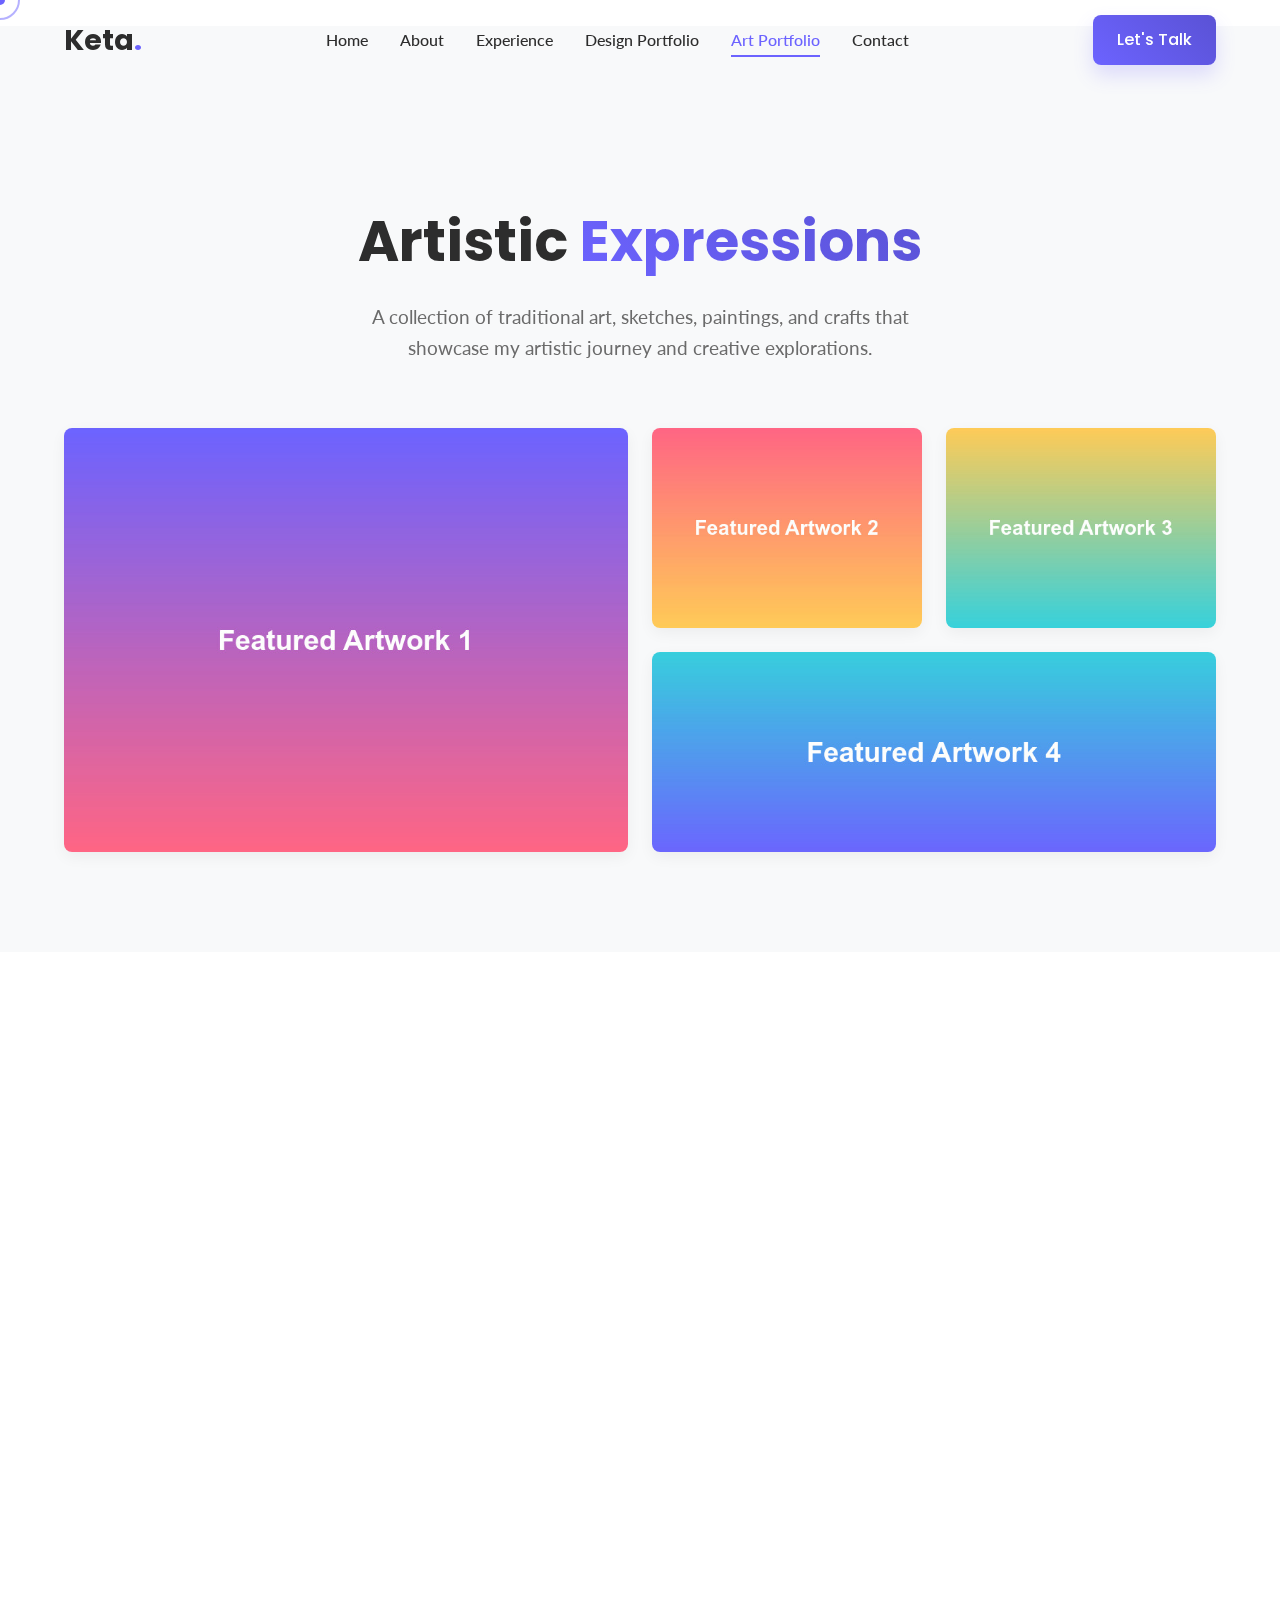
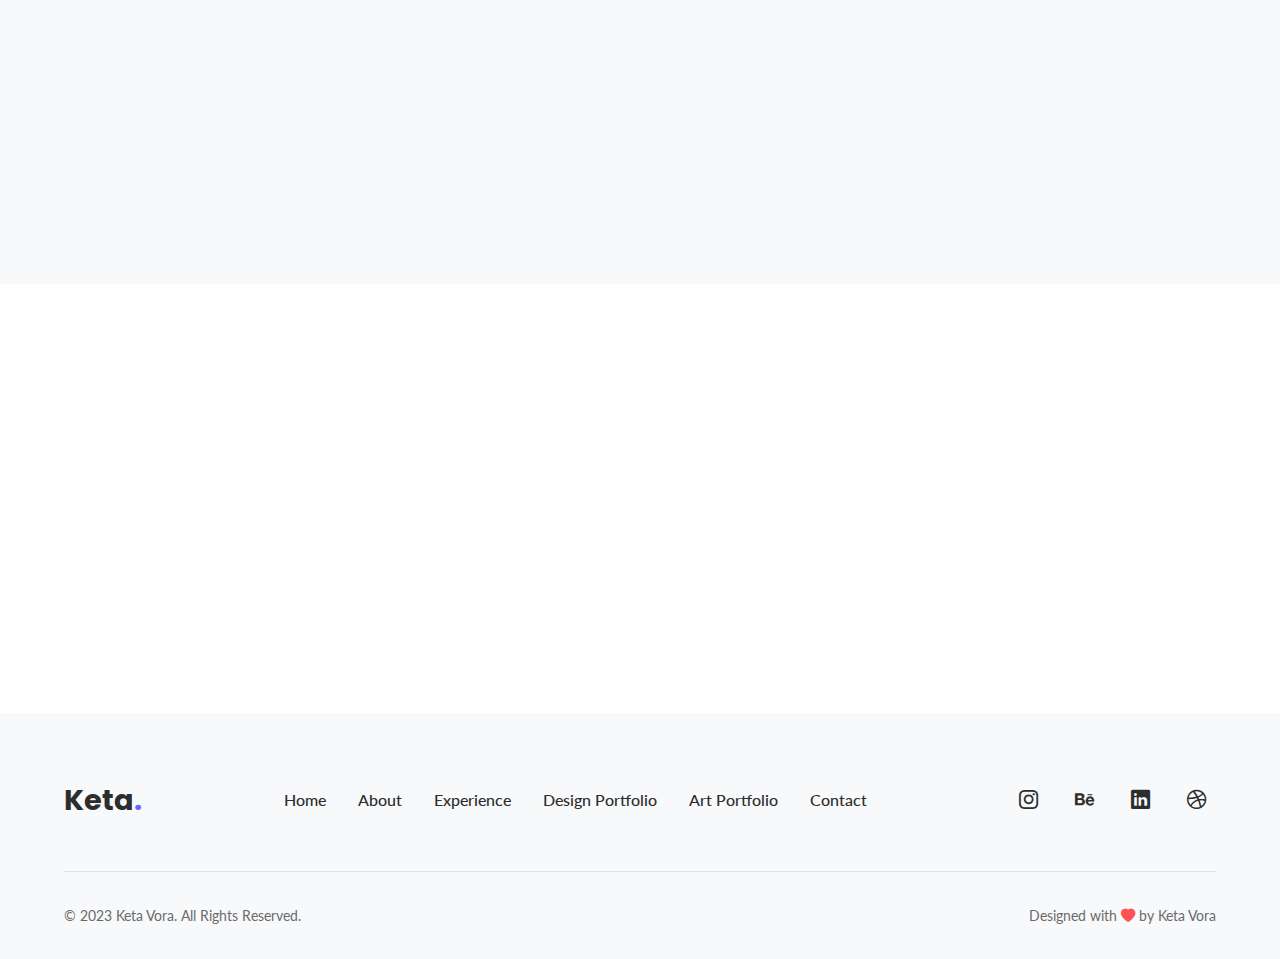
<file: art-portfolio.html>
<!DOCTYPE html>
<html lang="en">
<head>
    <meta charset="UTF-8">
    <meta name="viewport" content="width=device-width, initial-scale=1.0">
    <title>Keta Vora | Art & Crafts Portfolio</title>
    
    <!-- Favicon -->
    <link rel="icon" href="images/favicon.ico" type="image/x-icon">
    
    <!-- CSS Files -->
    <link rel="stylesheet" href="css/variables.css">
    <link rel="stylesheet" href="css/style.css">
    <link rel="stylesheet" href="css/art-portfolio.css">
    
    <!-- Bootstrap Icons -->
    <link rel="stylesheet" href="https://cdn.jsdelivr.net/npm/bootstrap-icons@1.10.5/font/bootstrap-icons.css">
    
    <!-- Google Fonts -->
    <link rel="preconnect" href="https://fonts.googleapis.com">
    <link rel="preconnect" href="https://fonts.gstatic.com" crossorigin>
    <link href="https://fonts.googleapis.com/css2?family=Poppins:wght@300;400;500;600;700;800&family=Lato:wght@300;400;700;900&display=swap" rel="stylesheet">
    
    <!-- AOS Animation Library -->
    <link rel="stylesheet" href="https://unpkg.com/aos@next/dist/aos.css" />
    
    <!-- Swiper Slider CSS -->
    <link rel="stylesheet" href="https://cdn.jsdelivr.net/npm/swiper@8/swiper-bundle.min.css" />
</head>
<body>
    <!-- Cursor Elements -->
    <div class="cursor"></div>
    <div class="cursor-follower"></div>
    
    <!-- Theme Switcher -->
    <div class="theme-switcher">
        <button class="theme-btn active" data-theme="default">
            <span class="color-circle" style="background: var(--primary-color)"></span>
        </button>
        <button class="theme-btn" data-theme="teal">
            <span class="color-circle" style="background: #00bfa6"></span>
        </button>
        <button class="theme-btn" data-theme="blue">
            <span class="color-circle" style="background: #3f72af"></span>
        </button>
        <button class="theme-btn" data-theme="dark">
            <span class="color-circle" style="background: #1a1a1a"></span>
        </button>
    </div>
    
    <!-- Header -->
    <header class="header scrolled">
        <div class="container">
            <div class="header-inner">
                <div class="logo">
                    <a href="index.html">
                        <span class="logo-text">Keta<span class="text-primary">.</span></span>
                    </a>
                </div>
                
                <nav class="nav">
                    <ul class="nav-list">
                        <li class="nav-item"><a href="index.html" class="nav-link">Home</a></li>
                        <li class="nav-item"><a href="index.html#about" class="nav-link">About</a></li>
                        <li class="nav-item"><a href="index.html#experience" class="nav-link">Experience</a></li>
                        <li class="nav-item"><a href="index.html#portfolio" class="nav-link">Design Portfolio</a></li>
                        <li class="nav-item"><a href="art-portfolio.html" class="nav-link active">Art Portfolio</a></li>
                        <li class="nav-item"><a href="index.html#contact" class="nav-link">Contact</a></li>
                    </ul>
                </nav>
                
                <div class="header-actions">
                    <a href="index.html#contact" class="btn btn-primary">Let's Talk</a>
                    <button class="menu-toggle">
                        <span></span>
                        <span></span>
                        <span></span>
                    </button>
                </div>
            </div>
        </div>
    </header>
    
    <!-- Mobile Menu -->
    <div class="mobile-menu">
        <div class="mobile-menu-inner">
            <ul class="mobile-nav-list">
                <li class="mobile-nav-item"><a href="index.html" class="mobile-nav-link">Home</a></li>
                <li class="mobile-nav-item"><a href="index.html#about" class="mobile-nav-link">About</a></li>
                <li class="mobile-nav-item"><a href="index.html#experience" class="mobile-nav-link">Experience</a></li>
                <li class="mobile-nav-item"><a href="index.html#portfolio" class="mobile-nav-link">Design Portfolio</a></li>
                <li class="mobile-nav-item"><a href="art-portfolio.html" class="mobile-nav-link active">Art Portfolio</a></li>
                <li class="mobile-nav-item"><a href="index.html#contact" class="mobile-nav-link">Contact</a></li>
            </ul>
            
            <div class="mobile-contact">
                <div class="mobile-contact-item">
                    <i class="bi bi-telephone"></i>
                    <a href="tel:+919773240730">+91 9773 240 730</a>
                </div>
                <div class="mobile-contact-item">
                    <i class="bi bi-envelope"></i>
                    <a href="mailto:ketavora31@gmail.com">ketavora31@gmail.com</a>
                </div>
            </div>
            
            <div class="mobile-social">
                <a href="#" class="social-link"><i class="bi bi-instagram"></i></a>
                <a href="#" class="social-link"><i class="bi bi-behance"></i></a>
                <a href="#" class="social-link"><i class="bi bi-linkedin"></i></a>
                <a href="#" class="social-link"><i class="bi bi-dribbble"></i></a>
            </div>
        </div>
    </div>
    
    <!-- Art Hero Section -->
    <section class="art-hero">
        <div class="container">
            <div class="art-hero-content" data-aos="fade-up">
                <h1 class="art-hero-title">Artistic <span class="text-gradient">Expressions</span></h1>
                <p class="art-hero-description">A collection of traditional art, sketches, paintings, and crafts that showcase my artistic journey and creative explorations.</p>
            </div>
            
            <div class="art-hero-gallery" data-aos="fade-up" data-aos-delay="200">
                <div class="art-hero-item art-item-1">
                    <div class="art-image-container">
                        <img src="images/art/featured-1.jpg" alt="Featured Artwork">
                    </div>
                </div>
                <div class="art-hero-item art-item-2">
                    <div class="art-image-container">
                        <img src="images/art/featured-2.jpg" alt="Featured Artwork">
                    </div>
                </div>
                <div class="art-hero-item art-item-3">
                    <div class="art-image-container">
                        <img src="images/art/featured-3.jpg" alt="Featured Artwork">
                    </div>
                </div>
                <div class="art-hero-item art-item-4">
                    <div class="art-image-container">
                        <img src="images/art/featured-4.jpg" alt="Featured Artwork">
                    </div>
                </div>
            </div>
        </div>
    </section>
    
    <!-- Art Categories Section -->
    <section class="art-categories section">
        <div class="container">
            <div class="section-header" data-aos="fade-up">
                <span class="section-subtitle">My Artistic Journey</span>
                <h2 class="section-title">Explore My Art Categories</h2>
            </div>
            
            <div class="art-tabs" data-aos="fade-up" data-aos-delay="200">
                <div class="art-tab-buttons">
                    <button class="art-tab-btn active" data-tab="sketches">
                        <i class="bi bi-pencil"></i>
                        <span>Sketches</span>
                    </button>
                    <button class="art-tab-btn" data-tab="paintings">
                        <i class="bi bi-palette"></i>
                        <span>Paintings</span>
                    </button>
                    <button class="art-tab-btn" data-tab="crafts">
                        <i class="bi bi-scissors"></i>
                        <span>Crafts</span>
                    </button>
                    <button class="art-tab-btn" data-tab="digital">
                        <i class="bi bi-tablet"></i>
                        <span>Digital Art</span>
                    </button>
                </div>
                
                <div class="art-tab-content">
                    <!-- Sketches Tab -->
                    <div class="art-tab-pane active" id="sketches">
                        <div class="art-masonry-grid">
                            <div class="art-masonry-item">
                                <div class="art-card">
                                    <div class="art-image">
                                        <img src="images/art/sketch-1.jpg" alt="Sketch Artwork">
                                    </div>
                                    <div class="art-overlay">
                                        <div class="art-info">
                                            <h3>Portrait Study</h3>
                                            <p>Graphite on paper, 2022</p>
                                            <button class="art-view-btn" data-art-id="sketch-1">View Details</button>
                                        </div>
                                    </div>
                                </div>
                            </div>
                            <div class="art-masonry-item">
                                <div class="art-card">
                                    <div class="art-image">
                                        <img src="images/art/sketch-2.jpg" alt="Sketch Artwork">
                                    </div>
                                    <div class="art-overlay">
                                        <div class="art-info">
                                            <h3>Urban Landscape</h3>
                                            <p>Ink on paper, 2021</p>
                                            <button class="art-view-btn" data-art-id="sketch-2">View Details</button>
                                        </div>
                                    </div>
                                </div>
                            </div>
                            <div class="art-masonry-item">
                                <div class="art-card">
                                    <div class="art-image">
                                        <img src="images/art/sketch-3.jpg" alt="Sketch Artwork">
                                    </div>
                                    <div class="art-overlay">
                                        <div class="art-info">
                                            <h3>Figure Drawing</h3>
                                            <p>Charcoal on paper, 2022</p>
                                            <button class="art-view-btn" data-art-id="sketch-3">View Details</button>
                                        </div>
                                    </div>
                                </div>
                            </div>
                            <div class="art-masonry-item">
                                <div class="art-card">
                                    <div class="art-image">
                                        <img src="images/art/sketch-4.jpg" alt="Sketch Artwork">
                                    </div>
                                    <div class="art-overlay">
                                        <div class="art-info">
                                            <h3>Still Life</h3>
                                            <p>Pencil on paper, 2021</p>
                                            <button class="art-view-btn" data-art-id="sketch-4">View Details</button>
                                        </div>
                                    </div>
                                </div>
                            </div>
                            <div class="art-masonry-item">
                                <div class="art-card">
                                    <div class="art-image">
                                        <img src="images/art/sketch-5.jpg" alt="Sketch Artwork">
                                    </div>
                                    <div class="art-overlay">
                                        <div class="art-info">
                                            <h3>Nature Study</h3>
                                            <p>Graphite on paper, 2023</p>
                                            <button class="art-view-btn" data-art-id="sketch-5">View Details</button>
                                        </div>
                                    </div>
                                </div>
                            </div>
                            <div class="art-masonry-item">
                                <div class="art-card">
                                    <div class="art-image">
                                        <img src="images/art/sketch-6.jpg" alt="Sketch Artwork">
                                    </div>
                                    <div class="art-overlay">
                                        <div class="art-info">
                                            <h3>Abstract Composition</h3>
                                            <p>Ink and graphite, 2022</p>
                                            <button class="art-view-btn" data-art-id="sketch-6">View Details</button>
                                        </div>
                                    </div>
                                </div>
                            </div>
                        </div>
                    </div>
                    
                    <!-- Paintings Tab -->
                    <div class="art-tab-pane" id="paintings">
                        <div class="art-grid">
                            <div class="art-grid-item">
                                <div class="art-card">
                                    <div class="art-image">
                                        <img src="images/art/painting-1.jpg" alt="Painting Artwork">
                                    </div>
                                    <div class="art-overlay">
                                        <div class="art-info">
                                            <h3>Abstract Landscape</h3>
                                            <p>Acrylic on canvas, 2022</p>
                                            <button class="art-view-btn" data-art-id="painting-1">View Details</button>
                                        </div>
                                    </div>
                                </div>
                            </div>
                            <div class="art-grid-item">
                                <div class="art-card">
                                    <div class="art-image">
                                        <img src="images/art/painting-2.jpg" alt="Painting Artwork">
                                    </div>
                                    <div class="art-overlay">
                                        <div class="art-info">
                                            <h3>Floral Study</h3>
                                            <p>Watercolor on paper, 2021</p>
                                            <button class="art-view-btn" data-art-id="painting-2">View Details</button>
                                        </div>
                                    </div>
                                </div>
                            </div>
                            <div class="art-grid-item">
                                <div class="art-card">
                                    <div class="art-image">
                                        <img src="images/art/painting-3.jpg" alt="Painting Artwork">
                                    </div>
                                    <div class="art-overlay">
                                        <div class="art-info">
                                            <h3>Urban Sunset</h3>
                                            <p>Oil on canvas, 2023</p>
                                            <button class="art-view-btn" data-art-id="painting-3">View Details</button>
                                        </div>
                                    </div>
                                </div>
                            </div>
                            <div class="art-grid-item">
                                <div class="art-card">
                                    <div class="art-image">
                                        <img src="images/art/painting-4.jpg" alt="Painting Artwork">
                                    </div>
                                    <div class="art-overlay">
                                        <div class="art-info">
                                            <h3>Portrait in Blue</h3>
                                            <p>Acrylic on canvas, 2022</p>
                                            <button class="art-view-btn" data-art-id="painting-4">View Details</button>
                                        </div>
                                    </div>
                                </div>
                            </div>
                            <div class="art-grid-item">
                                <div class="art-card">
                                    <div class="art-image">
                                        <img src="images/art/painting-5.jpg" alt="Painting Artwork">
                                    </div>
                                    <div class="art-overlay">
                                        <div class="art-info">
                                            <h3>Abstract Emotions</h3>
                                            <p>Mixed media, 2023</p>
                                            <button class="art-view-btn" data-art-id="painting-5">View Details</button>
                                        </div>
                                    </div>
                                </div>
                            </div>
                            <div class="art-grid-item">
                                <div class="art-card">
                                    <div class="art-image">
                                        <img src="images/art/painting-6.jpg" alt="Painting Artwork">
                                    </div>
                                    <div class="art-overlay">
                                        <div class="art-info">
                                            <h3>Nature's Harmony</h3>
                                            <p>Watercolor on paper, 2022</p>
                                            <button class="art-view-btn" data-art-id="painting-6">View Details</button>
                                        </div>
                                    </div>
                                </div>
                            </div>
                        </div>
                    </div>
                    
                    <!-- Crafts Tab -->
                    <div class="art-tab-pane" id="crafts">
                        <div class="art-slider-container">
                            <div class="swiper art-swiper">
                                <div class="swiper-wrapper">
                                    <div class="swiper-slide">
                                        <div class="art-card">
                                            <div class="art-image">
                                                <img src="images/art/craft-1.jpg" alt="Craft Artwork">
                                            </div>
                                            <div class="art-overlay">
                                                <div class="art-info">
                                                    <h3>Handmade Pottery</h3>
                                                    <p>Ceramic, 2022</p>
                                                    <button class="art-view-btn" data-art-id="craft-1">View Details</button>
                                                </div>
                                            </div>
                                        </div>
                                    </div>
                                    <div class="swiper-slide">
                                        <div class="art-card">
                                            <div class="art-image">
                                                <img src="images/art/craft-2.jpg" alt="Craft Artwork">
                                            </div>
                                            <div class="art-overlay">
                                                <div class="art-info">
                                                    <h3>Textile Art</h3>
                                                    <p>Mixed fabrics, 2021</p>
                                                    <button class="art-view-btn" data-art-id="craft-2">View Details</button>
                                                </div>
                                            </div>
                                        </div>
                                    </div>
                                    <div class="swiper-slide">
                                        <div class="art-card">
                                            <div class="art-image">
                                                <img src="images/art/craft-3.jpg" alt="Craft Artwork">
                                            </div>
                                            <div class="art-overlay">
                                                <div class="art-info">
                                                    <h3>Paper Sculpture</h3>
                                                    <p>Handmade paper, 2023</p>
                                                    <button class="art-view-btn" data-art-id="craft-3">View Details</button>
                                                </div>
                                            </div>
                                        </div>
                                    </div>
                                    <div class="swiper-slide">
                                        <div class="art-card">
                                            <div class="art-image">
                                                <img src="images/art/craft-4.jpg" alt="Craft Artwork">
                                            </div>
                                            <div class="art-overlay">
                                                <div class="art-info">
                                                    <h3>Jewelry Design</h3>
                                                    <p>Mixed materials, 2022</p>
                                                    <button class="art-view-btn" data-art-id="craft-4">View Details</button>
                                                </div>
                                            </div>
                                        </div>
                                    </div>
                                    <div class="swiper-slide">
                                        <div class="art-card">
                                            <div class="art-image">
                                                <img src="images/art/craft-5.jpg" alt="Craft Artwork">
                                            </div>
                                            <div class="art-overlay">
                                                <div class="art-info">
                                                    <h3>Macramé Wall Hanging</h3>
                                                    <p>Cotton rope, 2023</p>
                                                    <button class="art-view-btn" data-art-id="craft-5">View Details</button>
                                                </div>
                                            </div>
                                        </div>
                                    </div>
                                </div>
                                <div class="swiper-pagination"></div>
                                <div class="swiper-button-next"></div>
                                <div class="swiper-button-prev"></div>
                            </div>
                        </div>
                    </div>
                    
                    <!-- Digital Art Tab -->
                    <div class="art-tab-pane" id="digital">
                        <div class="art-grid art-grid-large">
                            <div class="art-grid-item">
                                <div class="art-card">
                                    <div class="art-image">
                                        <img src="images/art/digital-1.jpg" alt="Digital Artwork">
                                    </div>
                                    <div class="art-overlay">
                                        <div class="art-info">
                                            <h3>Digital Landscape</h3>
                                            <p>Procreate, 2023</p>
                                            <button class="art-view-btn" data-art-id="digital-1">View Details</button>
                                        </div>
                                    </div>
                                </div>
                            </div>
                            <div class="art-grid-item">
                                <div class="art-card">
                                    <div class="art-image">
                                        <img src="images/art/digital-2.jpg" alt="Digital Artwork">
                                    </div>
                                    <div class="art-overlay">
                                        <div class="art-info">
                                            <h3>Character Design</h3>
                                            <p>Adobe Photoshop, 2022</p>
                                            <button class="art-view-btn" data-art-id="digital-2">View Details</button>
                                        </div>
                                    </div>
                                </div>
                            </div>
                            <div class="art-grid-item">
                                <div class="art-card">
                                    <div class="art-image">
                                        <img src="images/art/digital-3.jpg" alt="Digital Artwork">
                                    </div>
                                    <div class="art-overlay">
                                        <div class="art-info">
                                            <h3>Abstract Composition</h3>
                                            <p>Adobe Illustrator, 2023</p>
                                            <button class="art-view-btn" data-art-id="digital-3">View Details</button>
                                        </div>
                                    </div>
                                </div>
                            </div>
                            <div class="art-grid-item">
                                <div class="art-card">
                                    <div class="art-image">
                                        <img src="images/art/digital-4.jpg" alt="Digital Artwork">
                                    </div>
                                    <div class="art-overlay">
                                        <div class="art-info">
                                            <h3>Digital Portrait</h3>
                                            <p>Procreate, 2022</p>
                                            <button class="art-view-btn" data-art-id="digital-4">View Details</button>
                                        </div>
                                    </div>
                                </div>
                            </div>
                        </div>
                    </div>
                </div>
            </div>
        </div>
    </section>
    
    <!-- Featured Art Project -->
    <section class="featured-art section bg-light">
        <div class="container">
            <div class="section-header" data-aos="fade-up">
                <span class="section-subtitle">Featured Project</span>
                <h2 class="section-title">Artistic Journey Series</h2>
            </div>
            
            <div class="featured-art-content" data-aos="fade-up" data-aos-delay="200">
                <div class="featured-art-image">
                    <div class="image-container">
                        <img src="images/art/featured-project.jpg" alt="Featured Art Project">
                        <div class="shape shape-1"></div>
                        <div class="shape shape-2"></div>
                    </div>
                </div>
                <div class="featured-art-info">
                    <h3 class="featured-art-title">Evolution of Style: A Personal Exploration</h3>
                    <p class="featured-art-description">
                        This series represents my artistic journey over the past five years, showcasing the evolution of my style, techniques, and subject matter. Each piece in this collection reflects a different phase of my development as an artist.
                    </p>
                    <p class="featured-art-description">
                        From traditional sketches to experimental mixed media, this project documents my exploration of various mediums and my growing confidence in artistic expression.
                    </p>
                    <div class="featured-art-details">
                        <div class="detail-item">
                            <span class="detail-label">Medium</span>
                            <span class="detail-value">Mixed (Graphite, Watercolor, Acrylic)</span>
                        </div>
                        <div class="detail-item">
                            <span class="detail-label">Duration</span>
                            <span class="detail-value">2018 - 2023</span>
                        </div>
                        <div class="detail-item">
                            <span class="detail-label">Exhibition</span>
                            <span class="detail-value">Local Art Gallery, Ahmedabad (2023)</span>
                        </div>
                    </div>
                    <a href="#" class="btn btn-primary">View Full Project</a>
                </div>
            </div>
        </div>
    </section>
    
    <!-- Art Process Section -->
    <section class="art-process section">
        <div class="container">
            <div class="section-header" data-aos="fade-up">
                <span class="section-subtitle">Behind The Scenes</span>
                <h2 class="section-title">My Creative Process</h2>
            </div>
            
            <div class="process-timeline" data-aos="fade-up" data-aos-delay="200">
                <div class="process-item">
                    <div class="process-number">01</div>
                    <div class="process-content">
                        <h3>Inspiration & Concept</h3>
                        <p>Every artwork begins with inspiration. I gather ideas from nature, urban environments, emotions, and personal experiences. This stage involves research, sketching initial concepts, and exploring different directions.</p>
                    </div>
                </div>
                
                <div class="process-item">
                    <div class="process-number">02</div>
                    <div class="process-content">
                        <h3>Preliminary Sketches</h3>
                        <p>Once I have a clear concept, I create preliminary sketches to explore composition, form, and structure. This stage helps me visualize the final piece and work through any technical challenges.</p>
                    </div>
                </div>
                
                <div class="process-item">
                    <div class="process-number">03</div>
                    <div class="process-content">
                        <h3>Medium Selection</h3>
                        <p>I select the appropriate medium based on the concept and desired effect. Whether it's graphite for detailed sketches, watercolor for fluid expressions, or mixed media for textural complexity, each medium offers unique possibilities.</p>
                    </div>
                </div>
                
                <div class="process-item">
                    <div class="process-number">04</div>
                    <div class="process-content">
                        <h3>Creation & Refinement</h3>
                        <p>The creation process involves building layers, adding details, and continuously refining the artwork. I work iteratively, stepping back regularly to assess the piece and make adjustments as needed.</p>
                    </div>
                </div>
                
                <div class="process-item">
                    <div class="process-number">05</div>
                    <div class="process-content">
                        <h3>Completion & Reflection</h3>
                        <p>Once the artwork is complete, I take time to reflect on the process and outcome. This reflection informs future projects and contributes to my ongoing artistic development.</p>
                    </div>
                </div>
            </div>
        </div>
    </section>
    
    <!-- Art Gallery Section -->
    <section class="art-gallery section bg-light">
        <div class="container">
            <div class="section-header" data-aos="fade-up">
                <span class="section-subtitle">Instagram Gallery</span>
                <h2 class="section-title">Follow My Artistic Journey</h2>
            </div>
            
            <div class="instagram-gallery" data-aos="fade-up" data-aos-delay="200">
                <div class="insta-grid">
                    <div class="insta-item">
                        <a href="#" class="insta-link">
                            <img src="images/art/insta-1.jpg" alt="Instagram Art Post">
                            <div class="insta-overlay">
                                <i class="bi bi-instagram"></i>
                            </div>
                        </a>
                    </div>
                    <div class="insta-item">
                        <a href="#" class="insta-link">
                            <img src="images/art/insta-2.jpg" alt="Instagram Art Post">
                            <div class="insta-overlay">
                                <i class="bi bi-instagram"></i>
                            </div>
                        </a>
                    </div>
                    <div class="insta-item">
                        <a href="#" class="insta-link">
                            <img src="images/art/insta-3.jpg" alt="Instagram Art Post">
                            <div class="insta-overlay">
                                <i class="bi bi-instagram"></i>
                            </div>
                        </a>
                    </div>
                    <div class="insta-item">
                        <a href="#" class="insta-link">
                            <img src="images/art/insta-4.jpg" alt="Instagram Art Post">
                            <div class="insta-overlay">
                                <i class="bi bi-instagram"></i>
                            </div>
                        </a>
                    </div>
                    <div class="insta-item">
                        <a href="#" class="insta-link">
                            <img src="images/art/insta-5.jpg" alt="Instagram Art Post">
                            <div class="insta-overlay">
                                <i class="bi bi-instagram"></i>
                            </div>
                        </a>
                    </div>
                    <div class="insta-item">
                        <a href="#" class="insta-link">
                            <img src="images/art/insta-6.jpg" alt="Instagram Art Post">
                            <div class="insta-overlay">
                                <i class="bi bi-instagram"></i>
                            </div>
                        </a>
                    </div>
                </div>
                
                <div class="insta-follow">
                    <a href="#" class="btn btn-outline">
                        <i class="bi bi-instagram"></i> Follow on Instagram
                    </a>
                </div>
            </div>
        </div>
    </section>
    
    <!-- Art CTA Section -->
    <section class="art-cta section">
        <div class="container">
            <div class="cta-inner" data-aos="fade-up">
                <div class="cta-content">
                    <h2 class="cta-title">Interested in Custom Artwork?</h2>
                    <p class="cta-description">I create custom art pieces for homes, offices, and special occasions. Let's collaborate on something unique that speaks to your vision.</p>
                </div>
                <a href="index.html#contact" class="btn btn-primary btn-lg">Get in Touch</a>
            </div>
        </div>
    </section>
    
    <!-- Art Modal -->
    <div class="art-modal">
        <div class="art-modal-container">
            <button class="art-modal-close"><i class="bi bi-x-lg"></i></button>
            <div class="art-modal-content">
                <!-- Modal content will be dynamically generated with JavaScript -->
            </div>
        </div>
    </div>
    
    <!-- Footer -->
    <footer class="footer">
        <div class="container">
            <div class="footer-inner">
                <div class="footer-logo">
                    <a href="index.html">
                        <span class="logo-text">Keta<span class="text-primary">.</span></span>
                    </a>
                </div>
                
                <div class="footer-nav">
                    <ul class="footer-nav-list">
                        <li class="footer-nav-item"><a href="index.html" class="footer-nav-link">Home</a></li>
                        <li class="footer-nav-item"><a href="index.html#about" class="footer-nav-link">About</a></li>
                        <li class="footer-nav-item"><a href="index.html#experience" class="footer-nav-link">Experience</a></li>
                        <li class="footer-nav-item"><a href="index.html#portfolio" class="footer-nav-link">Design Portfolio</a></li>
                        <li class="footer-nav-item"><a href="art-portfolio.html" class="footer-nav-link">Art Portfolio</a></li>
                        <li class="footer-nav-item"><a href="index.html#contact" class="footer-nav-link">Contact</a></li>
                    </ul>
                </div>
                
                <div class="footer-social">
                    <a href="#" class="social-link"><i class="bi bi-instagram"></i></a>
                    <a href="#" class="social-link"><i class="bi bi-behance"></i></a>
                    <a href="#" class="social-link"><i class="bi bi-linkedin"></i></a>
                    <a href="#" class="social-link"><i class="bi bi-dribbble"></i></a>
                </div>
            </div>
            
            <div class="footer-bottom">
                <p class="copyright">© 2023 Keta Vora. All Rights Reserved.</p>
                <p class="credits">Designed with <i class="bi bi-heart-fill"></i> by Keta Vora</p>
            </div>
        </div>
    </footer>
    
    <!-- Back to Top Button -->
    <button class="back-to-top">
        <i class="bi bi-arrow-up"></i>
    </button>
    
    <!-- Scripts -->
    <script src="https://unpkg.com/aos@next/dist/aos.js"></script>
    <script src="https://cdn.jsdelivr.net/npm/swiper@8/swiper-bundle.min.js"></script>
    <script src="js/art-data.js"></script>
    <script src="js/script.js"></script>
    <script src="js/art-portfolio.js"></script>
</body>
</html>
</file>
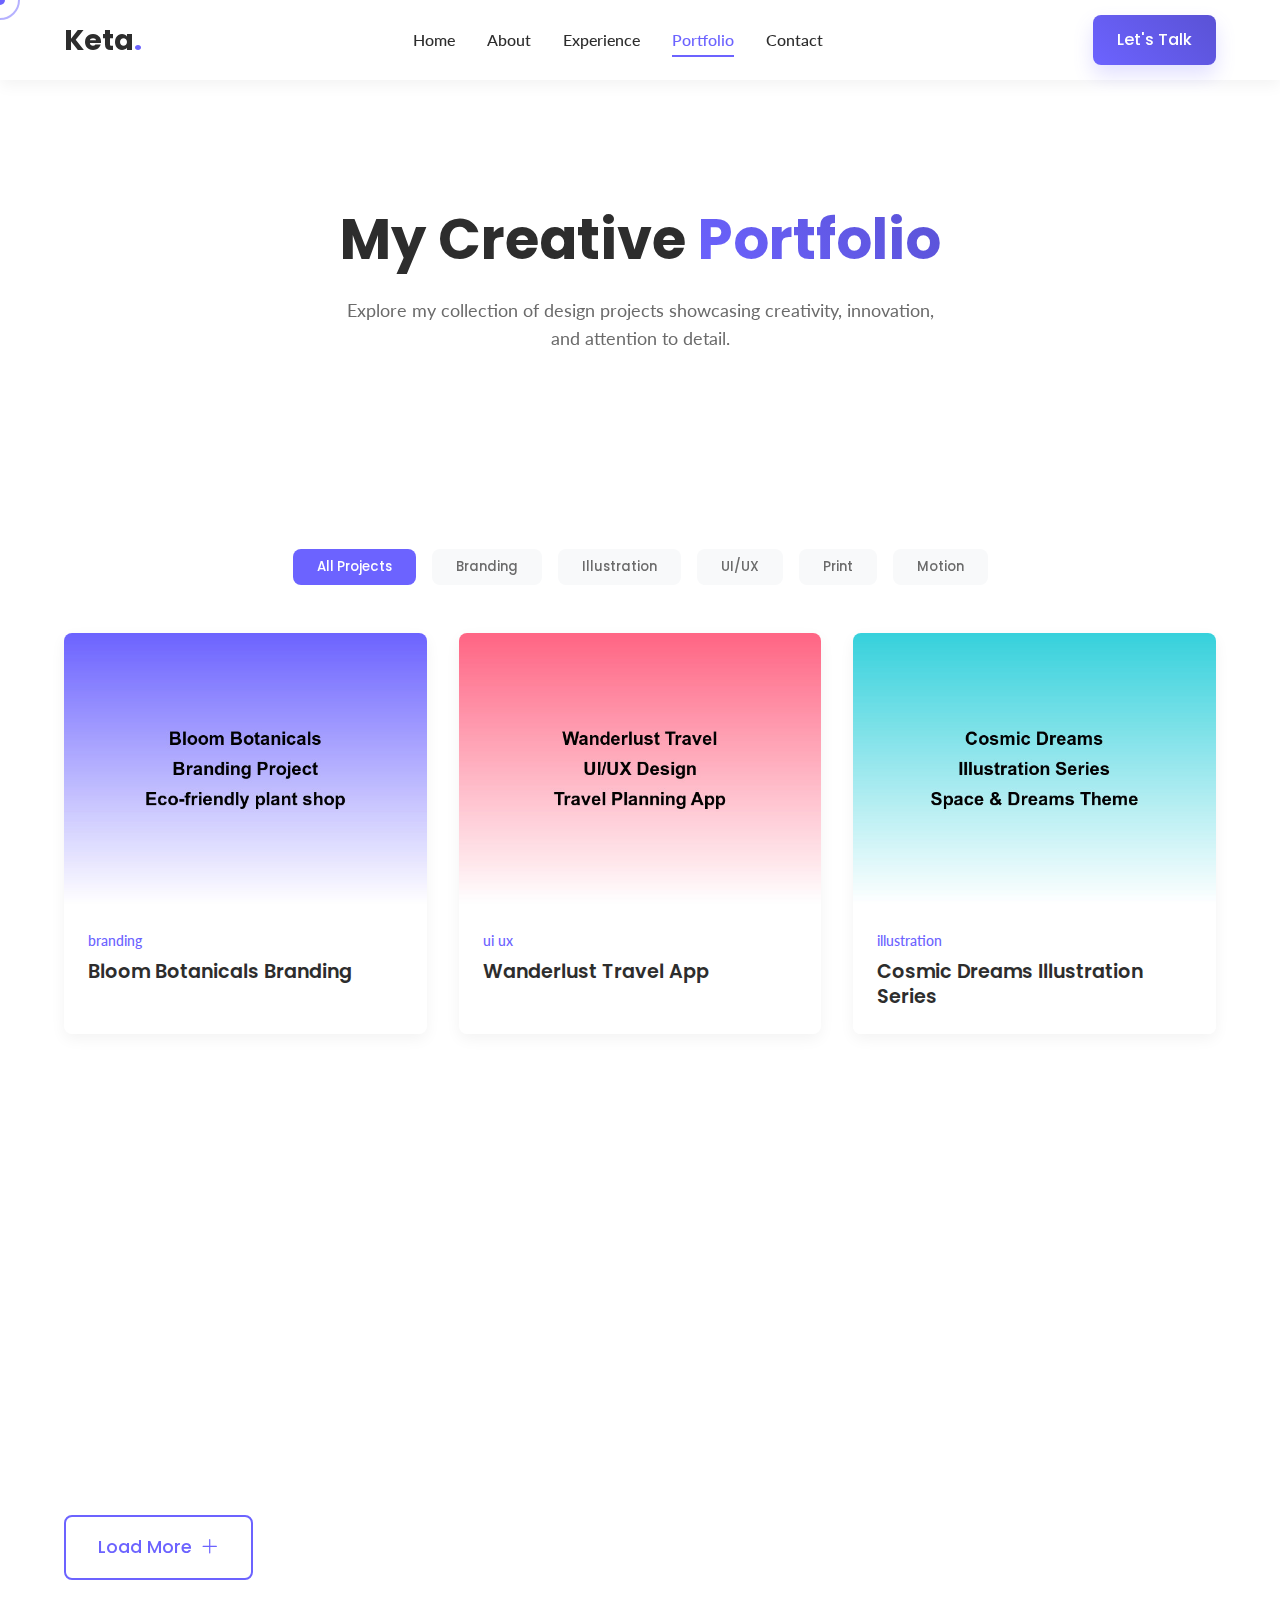
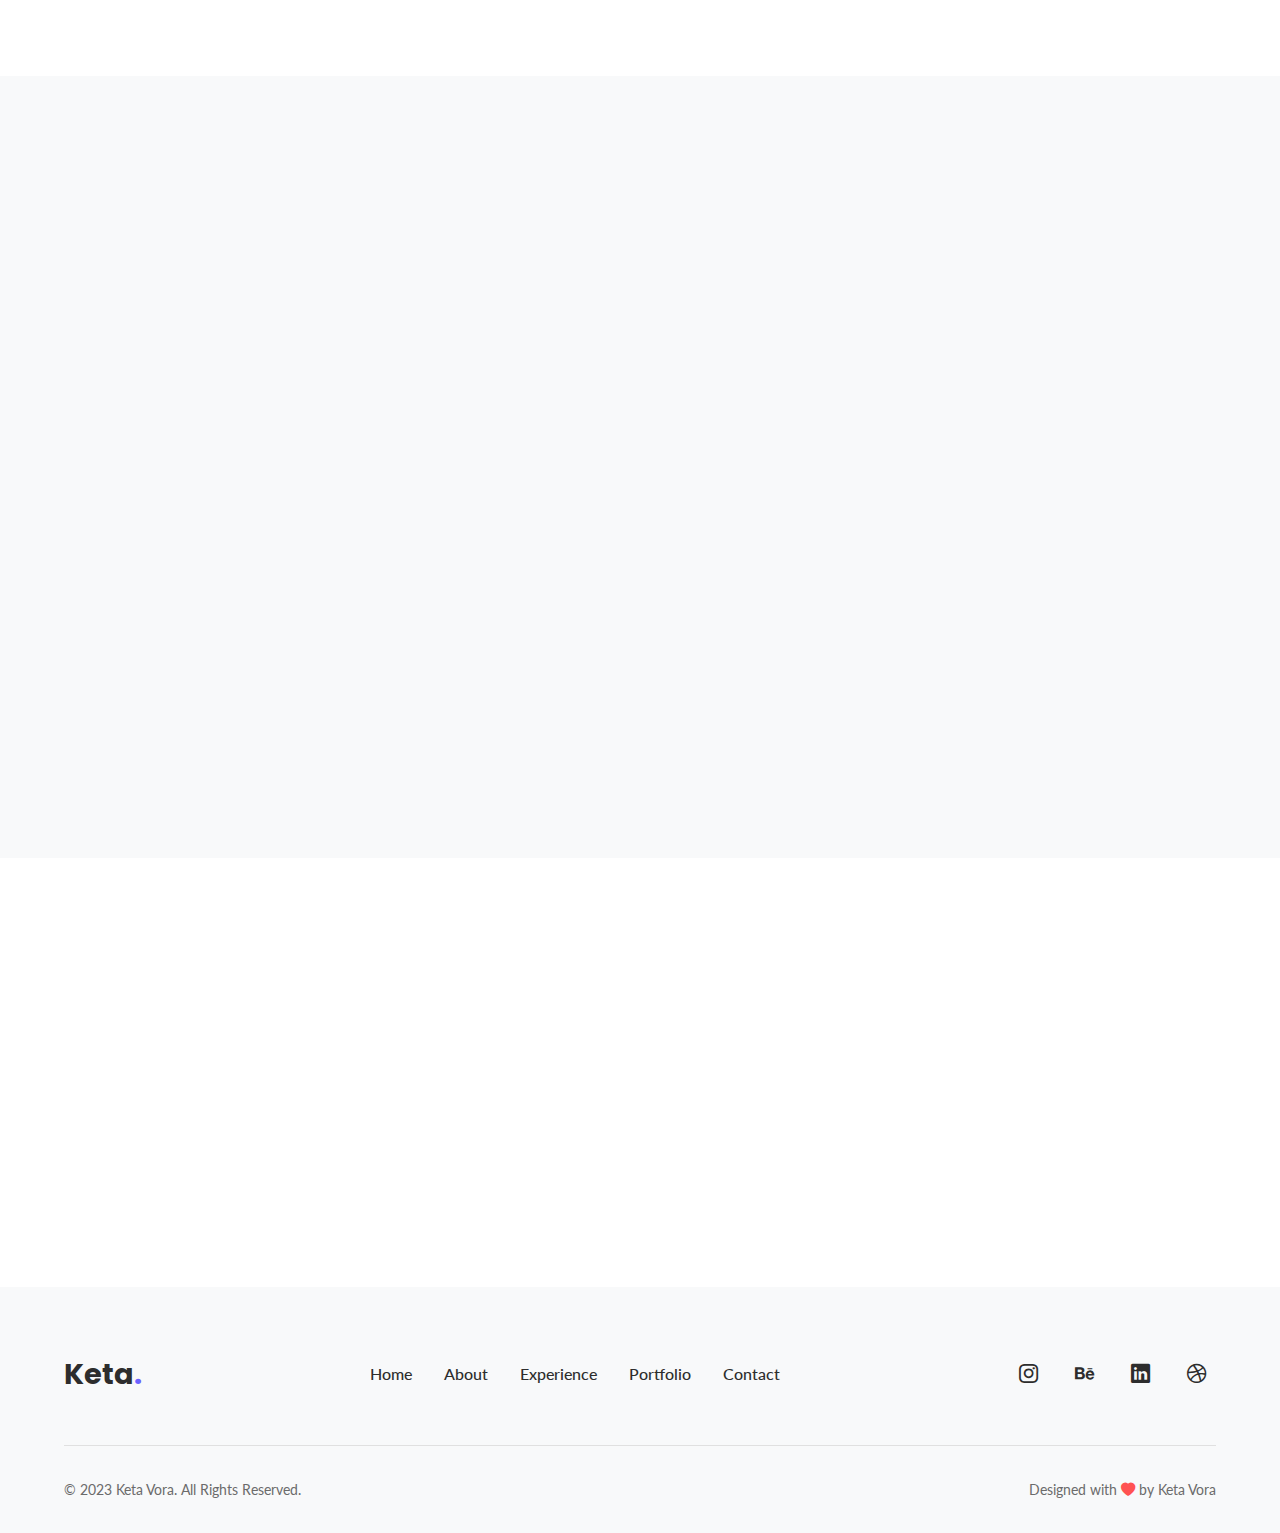
<file: portfolio.html>
<!DOCTYPE html>
<html lang="en">
<head>
    <meta charset="UTF-8">
    <meta name="viewport" content="width=device-width, initial-scale=1.0">
    <title>Portfolio | Keta Vora - Graphic Designer</title>
    
    <!-- Favicon -->
    <link rel="icon" href="images/favicon.ico" type="image/x-icon">
    
    <!-- CSS Files -->
    <link rel="stylesheet" href="css/variables.css">
    <link rel="stylesheet" href="css/style.css">
    <link rel="stylesheet" href="css/portfolio.css">
    
    <!-- Bootstrap Icons -->
    <link rel="stylesheet" href="https://cdn.jsdelivr.net/npm/bootstrap-icons@1.10.5/font/bootstrap-icons.css">
    
    <!-- Google Fonts -->
    <link rel="preconnect" href="https://fonts.googleapis.com">
    <link rel="preconnect" href="https://fonts.gstatic.com" crossorigin>
    <link href="https://fonts.googleapis.com/css2?family=Poppins:wght@300;400;500;600;700;800&family=Lato:wght@300;400;700;900&display=swap" rel="stylesheet">
    
    <!-- AOS Animation Library -->
    <link rel="stylesheet" href="https://unpkg.com/aos@next/dist/aos.css" />
</head>
<body class="portfolio-page">
    <!-- Cursor Elements -->
    <div class="cursor"></div>
    <div class="cursor-follower"></div>
    
    <!-- Theme Switcher -->
    <div class="theme-switcher">
        <button class="theme-btn active" data-theme="default">
            <span class="color-circle" style="background: var(--primary-color)"></span>
        </button>
        <button class="theme-btn" data-theme="teal">
            <span class="color-circle" style="background: #00bfa6"></span>
        </button>
        <button class="theme-btn" data-theme="blue">
            <span class="color-circle" style="background: #3f72af"></span>
        </button>
        <button class="theme-btn" data-theme="dark">
            <span class="color-circle" style="background: #1a1a1a"></span>
        </button>
    </div>
    
    <!-- Header -->
    <header class="header">
        <div class="container">
            <div class="header-inner">
                <div class="logo">
                    <a href="index.html">
                        <span class="logo-text">Keta<span class="text-primary">.</span></span>
                    </a>
                </div>
                
                <nav class="nav">
                    <ul class="nav-list">
                        <li class="nav-item"><a href="index.html" class="nav-link">Home</a></li>
                        <li class="nav-item"><a href="index.html#about" class="nav-link">About</a></li>
                        <li class="nav-item"><a href="index.html#experience" class="nav-link">Experience</a></li>
                        <li class="nav-item"><a href="#" class="nav-link active">Portfolio</a></li>
                        <li class="nav-item"><a href="index.html#contact" class="nav-link">Contact</a></li>
                    </ul>
                </nav>
                
                <div class="header-actions">
                    <a href="index.html#contact" class="btn btn-primary">Let's Talk</a>
                    <button class="menu-toggle">
                        <span></span>
                        <span></span>
                        <span></span>
                    </button>
                </div>
            </div>
        </div>
    </header>
    
    <!-- Mobile Menu -->
    <div class="mobile-menu">
        <div class="mobile-menu-inner">
            <ul class="mobile-nav-list">
                <li class="mobile-nav-item"><a href="index.html" class="mobile-nav-link">Home</a></li>
                <li class="mobile-nav-item"><a href="index.html#about" class="mobile-nav-link">About</a></li>
                <li class="mobile-nav-item"><a href="index.html#experience" class="mobile-nav-link">Experience</a></li>
                <li class="mobile-nav-item"><a href="#" class="mobile-nav-link active">Portfolio</a></li>
                <li class="mobile-nav-item"><a href="index.html#contact" class="mobile-nav-link">Contact</a></li>
            </ul>
            
            <div class="mobile-contact">
                <div class="mobile-contact-item">
                    <i class="bi bi-telephone"></i>
                    <a href="tel:+919773240730">+91 9773 240 730</a>
                </div>
                <div class="mobile-contact-item">
                    <i class="bi bi-envelope"></i>
                    <a href="mailto:ketavora31@gmail.com">ketavora31@gmail.com</a>
                </div>
            </div>
            
            <div class="mobile-social">
                <a href="#" class="social-link"><i class="bi bi-instagram"></i></a>
                <a href="#" class="social-link"><i class="bi bi-behance"></i></a>
                <a href="#" class="social-link"><i class="bi bi-linkedin"></i></a>
                <a href="#" class="social-link"><i class="bi bi-dribbble"></i></a>
            </div>
        </div>
    </div>
    
    <!-- Portfolio Hero -->
    <section class="portfolio-hero">
        <div class="container">
            <div class="portfolio-hero-content" data-aos="fade-up">
                <h1 class="portfolio-hero-title">My Creative <span class="text-gradient">Portfolio</span></h1>
                <p class="portfolio-hero-description">
                    Explore my collection of design projects showcasing creativity, innovation, and attention to detail.
                </p>
            </div>
        </div>
        <div class="portfolio-hero-bg">
            <div class="portfolio-hero-shape"></div>
        </div>
    </section>
    
    <!-- Portfolio Gallery -->
    <section class="portfolio-gallery section">
        <div class="container">
            <div class="portfolio-filter" data-aos="fade-up">
                <button class="filter-btn active" data-filter="all">All Projects</button>
                <button class="filter-btn" data-filter="branding">Branding</button>
                <button class="filter-btn" data-filter="illustration">Illustration</button>
                <button class="filter-btn" data-filter="ui-ux">UI/UX</button>
                <button class="filter-btn" data-filter="print">Print</button>
                <button class="filter-btn" data-filter="motion">Motion</button>
            </div>
            
            <div class="portfolio-masonry" data-aos="fade-up" data-aos-delay="200">
                <!-- Portfolio items will be dynamically generated with JavaScript -->
            </div>
            
            <div class="portfolio-load-more" data-aos="fade-up" data-aos-delay="300">
                <button class="btn btn-outline btn-lg" id="loadMoreBtn">
                    Load More <i class="bi bi-plus-lg"></i>
                </button>
            </div>
        </div>
    </section>
    
    <!-- Portfolio Process -->
    <section class="portfolio-process section bg-light">
        <div class="container">
            <div class="section-header" data-aos="fade-up">
                <span class="section-subtitle">My Approach</span>
                <h2 class="section-title">Design Process</h2>
            </div>
            
            <div class="process-steps" data-aos="fade-up" data-aos-delay="200">
                <div class="process-step">
                    <div class="step-number">01</div>
                    <div class="step-content">
                        <h3 class="step-title">Discovery</h3>
                        <p class="step-description">
                            I begin by understanding your brand, goals, and target audience to establish a solid foundation for the design.
                        </p>
                    </div>
                </div>
                
                <div class="process-step">
                    <div class="step-number">02</div>
                    <div class="step-content">
                        <h3 class="step-title">Research</h3>
                        <p class="step-description">
                            Thorough research into industry trends, competitors, and visual references to inform the creative direction.
                        </p>
                    </div>
                </div>
                
                <div class="process-step">
                    <div class="step-number">03</div>
                    <div class="step-content">
                        <h3 class="step-title">Concept</h3>
                        <p class="step-description">
                            Developing initial concepts and sketches that align with your brand identity and project objectives.
                        </p>
                    </div>
                </div>
                
                <div class="process-step">
                    <div class="step-number">04</div>
                    <div class="step-content">
                        <h3 class="step-title">Design</h3>
                        <p class="step-description">
                            Creating polished designs with attention to detail, typography, color, and visual hierarchy.
                        </p>
                    </div>
                </div>
                
                <div class="process-step">
                    <div class="step-number">05</div>
                    <div class="step-content">
                        <h3 class="step-title">Refinement</h3>
                        <p class="step-description">
                            Iterative refinement based on feedback to ensure the final design meets all requirements.
                        </p>
                    </div>
                </div>
                
                <div class="process-step">
                    <div class="step-number">06</div>
                    <div class="step-content">
                        <h3 class="step-title">Delivery</h3>
                        <p class="step-description">
                            Providing final deliverables in all required formats with comprehensive documentation as needed.
                        </p>
                    </div>
                </div>
            </div>
        </div>
    </section>
    
    <!-- Call to Action -->
    <section class="cta section">
        <div class="container">
            <div class="cta-inner" data-aos="fade-up">
                <div class="cta-content">
                    <h2 class="cta-title">Ready to Start Your Project?</h2>
                    <p class="cta-description">
                        Let's collaborate to bring your creative vision to life with designs that captivate and inspire.
                    </p>
                </div>
                <div class="cta-action">
                    <a href="index.html#contact" class="btn btn-primary btn-lg">Get in Touch</a>
                </div>
            </div>
        </div>
        <div class="cta-bg">
            <div class="cta-bg-shape"></div>
        </div>
    </section>
    
    <!-- Footer -->
    <footer class="footer">
        <div class="container">
            <div class="footer-inner">
                <div class="footer-logo">
                    <a href="index.html">
                        <span class="logo-text">Keta<span class="text-primary">.</span></span>
                    </a>
                </div>
                
                <div class="footer-nav">
                    <ul class="footer-nav-list">
                        <li class="footer-nav-item"><a href="index.html" class="footer-nav-link">Home</a></li>
                        <li class="footer-nav-item"><a href="index.html#about" class="footer-nav-link">About</a></li>
                        <li class="footer-nav-item"><a href="index.html#experience" class="footer-nav-link">Experience</a></li>
                        <li class="footer-nav-item"><a href="#" class="footer-nav-link">Portfolio</a></li>
                        <li class="footer-nav-item"><a href="index.html#contact" class="footer-nav-link">Contact</a></li>
                    </ul>
                </div>
                
                <div class="footer-social">
                    <a href="#" class="social-link"><i class="bi bi-instagram"></i></a>
                    <a href="#" class="social-link"><i class="bi bi-behance"></i></a>
                    <a href="#" class="social-link"><i class="bi bi-linkedin"></i></a>
                    <a href="#" class="social-link"><i class="bi bi-dribbble"></i></a>
                </div>
            </div>
            
            <div class="footer-bottom">
                <p class="copyright">© 2023 Keta Vora. All Rights Reserved.</p>
                <p class="credits">Designed with <i class="bi bi-heart-fill"></i> by Keta Vora</p>
            </div>
        </div>
    </footer>
    
    <!-- Back to Top Button -->
    <button class="back-to-top">
        <i class="bi bi-arrow-up"></i>
    </button>
    
    <!-- Portfolio Modal -->
    <div class="portfolio-modal">
        <div class="modal-container">
            <button class="modal-close"><i class="bi bi-x-lg"></i></button>
            <div class="modal-content">
                <!-- Modal content will be dynamically generated with JavaScript -->
            </div>
        </div>
    </div>
    
    <!-- Scripts -->
    <script src="https://unpkg.com/aos@next/dist/aos.js"></script>
    <script src="js/portfolio-data.js"></script>
    <script src="js/script.js"></script>
    <script src="js/portfolio.js"></script>
</body>
</html>
</file>
<file: css/variables.css>
:root {
    /* Primary Color Scheme - Elegant Purple */
    --primary-color: #6c63ff;
    --primary-dark: #5a52d9;
    --primary-light: #8f88ff;
    
    /* Secondary Color */
    --secondary-color: #ff6584;
    --secondary-dark: #e55a78;
    --secondary-light: #ff7f9a;
    
    /* Neutral Colors */
    --dark: #2d2d2d;
    --medium-dark: #4a4a4a;
    --medium: #717171;
    --medium-light: #a0a0a0;
    --light: #e0e0e0;
    --ultra-light: #f8f9fa;
    --white: #ffffff;
    
    /* Accent Colors */
    --accent-1: #36d1dc;
    --accent-2: #ffcb57;
    --accent-3: #61c0bf;
    
    /* Gradients */
    --gradient-primary: linear-gradient(135deg, var(--primary-color), var(--primary-dark));
    --gradient-secondary: linear-gradient(135deg, var(--secondary-color), var(--secondary-dark));
    --gradient-accent: linear-gradient(135deg, var(--accent-1), var(--accent-3));
    
    /* Shadows */
    --shadow-sm: 0 2px 10px rgba(0, 0, 0, 0.05);
    --shadow-md: 0 5px 20px rgba(0, 0, 0, 0.08);
    --shadow-lg: 0 10px 30px rgba(0, 0, 0, 0.12);
    --shadow-primary: 0 8px 25px rgba(108, 99, 255, 0.25);
    
    /* Transitions */
    --transition-fast: all 0.2s ease;
    --transition-normal: all 0.3s ease;
    --transition-slow: all 0.5s ease;
    
    /* Border Radius */
    --radius-sm: 4px;
    --radius-md: 8px;
    --radius-lg: 16px;
    --radius-xl: 24px;
    --radius-round: 50%;
    
    /* Spacing */
    --spacing-xs: 0.5rem;
    --spacing-sm: 1rem;
    --spacing-md: 2rem;
    --spacing-lg: 3rem;
    --spacing-xl: 5rem;
    
    /* Font Sizes */
    --text-xs: 0.75rem;
    --text-sm: 0.875rem;
    --text-base: 1rem;
    --text-md: 1.125rem;
    --text-lg: 1.25rem;
    --text-xl: 1.5rem;
    --text-2xl: 2rem;
    --text-3xl: 2.5rem;
    --text-4xl: 3rem;
    --text-5xl: 4rem;
  }
  
  /* Alternative Color Schemes - Can be toggled with JavaScript */
  .theme-teal {
    --primary-color: #00bfa6;
    --primary-dark: #00a896;
    --primary-light: #4dd8c7;
    --secondary-color: #ff7e67;
    --secondary-dark: #e57260;
    --secondary-light: #ff9a87;
  }
  
  .theme-blue {
    --primary-color: #3f72af;
    --primary-dark: #355e92;
    --primary-light: #5d8fc9;
    --secondary-color: #ff9a3c;
    --secondary-dark: #e58a36;
    --secondary-light: #ffb168;
  }
  
  .theme-dark {
    --dark: #f8f9fa;
    --medium-dark: #e0e0e0;
    --medium: #a0a0a0;
    --medium-light: #717171;
    --light: #4a4a4a;
    --ultra-light: #2d2d2d;
    --white: #1a1a1a;
  }
  
  :root {
    /* Colors */
    --primary-color: #6C63FF;
    --primary-dark: #5A52D5;
    --secondary-color: #FF6B6B;
    --dark: #2D2D2D;
    --medium: #6B6B6B;
    --light: #E0E0E0;
    --ultra-light: #F8F9FA;
    --white: #FFFFFF;
    
    /* Gradients */
    --gradient-primary: linear-gradient(45deg, #6C63FF, #5A52D5);
    --gradient-secondary: linear-gradient(45deg, #FF6B6B, #FF8E8E);
    
    /* Shadows */
    --shadow-sm: 0 5px 15px rgba(0, 0, 0, 0.05);
    --shadow-md: 0 10px 20px rgba(0, 0, 0, 0.08);
    --shadow-lg: 0 15px 30px rgba(0, 0, 0, 0.1);
    --shadow-primary: 0 10px 20px rgba(108, 99, 255, 0.2);
    
    /* Border Radius */
    --radius-sm: 4px;
    --radius-md: 8px;
    --radius-lg: 16px;
    --radius-round: 50%;
    
    /* Transitions */
    --transition-fast: 0.3s ease;
    --transition-normal: 0.5s ease;
    --transition-slow: 0.8s ease;
}

/* Theme: Teal */
[data-theme="teal"] {
    --primary-color: #00BFA6;
    --primary-dark: #00A896;
    --gradient-primary: linear-gradient(45deg, #00BFA6, #00A896);
    --shadow-primary: 0 10px 20px rgba(0, 191, 166, 0.2);
}

/* Theme: Blue */
[data-theme="blue"] {
    --primary-color: #3F72AF;
    --primary-dark: #2C5282;
    --gradient-primary: linear-gradient(45deg, #3F72AF, #2C5282);
    --shadow-primary: 0 10px 20px rgba(63, 114, 175, 0.2);
}

/* Theme: Dark */
[data-theme="dark"] {
    --primary-color: #FF6B6B;
    --primary-dark: #FF5252;
    --dark: #F8F9FA;
    --medium: #E0E0E0;
    --light: #4A4A4A;
    --ultra-light: #2D2D2D;
    --white: #1A1A1A;
    --gradient-primary: linear-gradient(45deg, #FF6B6B, #FF5252);
    --shadow-primary: 0 10px 20px rgba(255, 107, 107, 0.2);
    --shadow-sm: 0 5px 15px rgba(0, 0, 0, 0.2);
    --shadow-md: 0 10px 20px rgba(0, 0, 0, 0.3);
    --shadow-lg: 0 15px 30px rgba(0, 0, 0, 0.4);
}
</file>
<file: css/style.css>
/* Base Styles */
* {
    margin: 0;
    padding: 0;
    box-sizing: border-box;
}

html {
    scroll-behavior: smooth;
    font-size: 16px;
}

body {
    font-family: 'Lato', sans-serif;
    color: var(--dark);
    background-color: var(--white);
    line-height: 1.6;
    overflow-x: hidden;
    transition: var(--transition-normal);
}

h1, h2, h3, h4, h5, h6 {
    font-family: 'Poppins', sans-serif;
    font-weight: 600;
    line-height: 1.3;
    margin-bottom: 1rem;
}

p {
    margin-bottom: 1rem;
}

a {
    color: var(--primary-color);
    text-decoration: none;
    transition: var(--transition-fast);
}

a:hover {
    color: var(--primary-dark);
}

ul, ol {
    list-style: none;
}

img {
    max-width: 100%;
    height: auto;
    display: block;
}

button {
    cursor: pointer;
    font-family: 'Poppins', sans-serif;
    border: none;
    background: none;
    transition: var(--transition-fast);
}

input, textarea {
    font-family: 'Lato', sans-serif;
    width: 100%;
}

.container {
    width: 100%;
    max-width: 1200px;
    margin: 0 auto;
    padding: 0 1.5rem;
}

.section {
    padding: 6rem 0;
}

.bg-light {
    background-color: var(--ultra-light);
}

/* Typography Utilities */
.text-primary {
    color: var(--primary-color);
}

.text-gradient {
    background: var(--gradient-primary);
    -webkit-background-clip: text;
    background-clip: text;
    color: transparent;
}

/* Custom Cursor */
.cursor {
    position: fixed;
    width: 10px;
    height: 10px;
    background-color: var(--primary-color);
    border-radius: 50%;
    pointer-events: none;
    transform: translate(-50%, -50%);
    z-index: 9999;
    transition: width 0.2s, height 0.2s, background-color 0.2s;
}

.cursor-follower {
    position: fixed;
    width: 40px;
    height: 40px;
    border: 2px solid var(--primary-color);
    border-radius: 50%;
    pointer-events: none;
    transform: translate(-50%, -50%);
    z-index: 9998;
    transition: width 0.3s, height 0.3s, border-color 0.3s, transform 0.1s;
    opacity: 0.5;
}

.cursor.link-hover {
    width: 15px;
    height: 15px;
    background-color: var(--secondary-color);
}

.cursor-follower.link-hover {
    width: 50px;
    height: 50px;
    border-color: var(--secondary-color);
    opacity: 0.3;
}

.cursor.button-hover {
    width: 0;
    height: 0;
    opacity: 0;
}

.cursor-follower.button-hover {
    width: 80px;
    height: 80px;
    border-color: var(--primary-color);
    background-color: rgba(108, 99, 255, 0.1);
    opacity: 0.5;
}

.cursor.image-hover {
    width: 20px;
    height: 20px;
    background-color: var(--white);
}

.cursor-follower.image-hover {
    width: 100px;
    height: 100px;
    border-color: var(--white);
    opacity: 0.3;
}

@media (max-width: 768px) {
    .cursor, .cursor-follower {
        display: none;
    }
}

/* Theme Switcher (Dropdown Style) */
.theme-dropdown {
    position: relative;
    margin-right: 1rem;
}

.theme-toggle {
    display: flex;
    align-items: center;
    gap: 0.5rem;
    padding: 0.5rem 1rem;
    background-color: var(--ultra-light);
    border-radius: var(--radius-md);
    color: var(--dark);
    font-weight: 500;
    transition: var(--transition-fast);
}

.theme-toggle:hover {
    background-color: var(--light);
}

.theme-toggle i {
    font-size: 1.1rem;
    color: var(--primary-color);
}

.theme-menu {
    position: absolute;
    top: 100%;
    right: 0;
    width: 180px;
    background-color: var(--white);
    border-radius: var(--radius-md);
    box-shadow: var(--shadow-md);
    padding: 0.5rem;
    margin-top: 0.5rem;
    z-index: 100;
    opacity: 0;
    visibility: hidden;
    transform: translateY(-10px);
    transition: var(--transition-fast);
}

.theme-dropdown:hover .theme-menu,
.theme-menu.active {
    opacity: 1;
    visibility: visible;
    transform: translateY(0);
}

.theme-option {
    display: flex;
    align-items: center;
    gap: 0.75rem;
    width: 100%;
    padding: 0.75rem;
    border-radius: var(--radius-sm);
    transition: var(--transition-fast);
    text-align: left;
}

.theme-option:hover {
    background-color: var(--ultra-light);
}

.theme-option.active {
    background-color: var(--ultra-light);
}

.color-circle {
    width: 20px;
    height: 20px;
    border-radius: 50%;
    transition: var(--transition-fast);
}

.theme-name {
    font-size: 0.9rem;
    font-weight: 500;
}

/* Dark theme adjustments */
[data-theme="dark"] .theme-toggle {
    background-color: var(--medium-dark);
    color: var(--white);
}

[data-theme="dark"] .theme-toggle:hover {
    background-color: var(--medium);
}

[data-theme="dark"] .theme-menu {
    background-color: var(--dark);
}

[data-theme="dark"] .theme-option:hover {
    background-color: var(--medium-dark);
}

[data-theme="dark"] .theme-option.active {
    background-color: var(--medium-dark);
}

[data-theme="dark"] .theme-name {
    color: var(--white);
}

/* Mobile adjustments */
@media (max-width: 768px) {
    .theme-toggle span {
        display: none;
    }
    
    .theme-toggle {
        padding: 0.5rem;
    }
    
    .theme-menu {
        right: -50px;
    }
}

/* Header */
.header {
    position: fixed;
    top: 0;
    left: 0;
    width: 100%;
    z-index: 1000;
    background-color: transparent;
    transition: var(--transition-normal);
}

.header.scrolled {
    background-color: var(--white);
    box-shadow: var(--shadow-sm);
}

.header-inner {
    display: flex;
    align-items: center;
    justify-content: space-between;
    height: 80px;
}

.logo {
    font-family: 'Poppins', sans-serif;
    font-weight: 700;
    font-size: 1.8rem;
}

.logo-text {
    color: var(--dark);
}

.nav-list {
    display: flex;
    gap: 2rem;
}

.nav-link {
    color: var(--dark);
    font-weight: 500;
    position: relative;
    padding: 0.5rem 0;
}

.nav-link::after {
    content: '';
    position: absolute;
    bottom: 0;
    left: 0;
    width: 0;
    height: 2px;
    background-color: var(--primary-color);
    transition: var(--transition-fast);
}

.nav-link:hover::after,
.nav-link.active::after {
    width: 100%;
}

.nav-link.active {
    color: var(--primary-color);
}

.header-actions {
    display: flex;
    align-items: center;
    gap: 1.5rem;
}

.menu-toggle {
    display: none;
    flex-direction: column;
    gap: 5px;
    width: 30px;
    height: 20px;
}

.menu-toggle span {
    width: 100%;
    height: 2px;
    background-color: var(--dark);
    transition: var(--transition-fast);
}

/* Mobile Menu */
.mobile-menu {
    position: fixed;
    top: 0;
    right: -100%;
    width: 80%;
    max-width: 400px;
    height: 100vh;
    background-color: var(--white);
    z-index: 1001;
    padding: 2rem;
    box-shadow: var(--shadow-lg);
    transition: var(--transition-normal);
    display: flex;
    flex-direction: column;
}

.mobile-menu.active {
    right: 0;
}

.mobile-menu-inner {
    display: flex;
    flex-direction: column;
    height: 100%;
}

.mobile-nav-list {
    margin-top: 3rem;
    margin-bottom: 2rem;
}

.mobile-nav-item {
    margin-bottom: 1.5rem;
}

.mobile-nav-link {
    color: var(--dark);
    font-size: 1.2rem;
    font-weight: 600;
    display: block;
    padding: 0.5rem 0;
    transition: var(--transition-fast);
}

.mobile-nav-link:hover,
.mobile-nav-link.active {
    color: var(--primary-color);
    transform: translateX(10px);
}

.mobile-contact {
    margin-top: auto;
    margin-bottom: 2rem;
}

.mobile-contact-item {
    display: flex;
    align-items: center;
    gap: 1rem;
    margin-bottom: 1rem;
}

.mobile-contact-item i {
    color: var(--primary-color);
    font-size: 1.2rem;
}

.mobile-social {
    display: flex;
    gap: 1rem;
}

.mobile-social .social-link {
    width: 40px;
    height: 40px;
    border-radius: 50%;
    background-color: var(--ultra-light);
    display: flex;
    align-items: center;
    justify-content: center;
    color: var(--dark);
    font-size: 1.2rem;
    transition: var(--transition-fast);
}

.mobile-social .social-link:hover {
    background-color: var(--primary-color);
    color: var(--white);
    transform: translateY(-5px);
}

/* Buttons */
.btn {
    display: inline-flex;
    align-items: center;
    justify-content: center;
    padding: 0.75rem 1.5rem;
    border-radius: var(--radius-md);
    font-weight: 500;
    font-family: 'Poppins', sans-serif;
    transition: var(--transition-fast);
    gap: 0.5rem;
}

.btn-lg {
    padding: 1rem 2rem;
    font-size: 1.1rem;
}

.btn-primary {
    background: var(--gradient-primary);
    color: var(--white);
    box-shadow: var(--shadow-primary);
}

.btn-primary:hover {
    background: var(--primary-dark);
    color: var(--white);
    transform: translateY(-3px);
    box-shadow: 0 10px 25px rgba(108, 99, 255, 0.4);
}

.btn-outline {
    border: 2px solid var(--primary-color);
    color: var(--primary-color);
    background-color: transparent;
}

.btn-outline:hover {
    background-color: var(--primary-color);
    color: var(--white);
    transform: translateY(-3px);
}

.btn i {
    font-size: 1.1em;
}

/* Section Headers */
.section-header {
    text-align: center;
    margin-bottom: 4rem;
}

.section-subtitle {
    display: inline-block;
    font-family: 'Poppins', sans-serif;
    font-weight: 500;
    color: var(--primary-color);
    margin-bottom: 1rem;
    position: relative;
    padding: 0 1rem;
}

.section-subtitle::before,
.section-subtitle::after {
    content: '';
    position: absolute;
    top: 50%;
    width: 30px;
    height: 1px;
    background-color: var(--primary-color);
}

.section-subtitle::before {
    left: -20px;
}

.section-subtitle::after {
    right: -20px;
}

.section-title {
    font-size: 2.5rem;
    color: var(--dark);
    margin-bottom: 1.5rem;
}

/* Hero Section */
.hero {
    position: relative;
    padding: 180px 0 100px;
    overflow: hidden;
}

.hero-inner {
    display: flex;
    align-items: center;
    gap: 2rem;
}

.hero-content {
    flex: 1;
}

.hero-subtitle {
    display: flex;
    align-items: center;
    gap: 1rem;
    margin-bottom: 1.5rem;
}

.hero-subtitle .line {
    width: 50px;
    height: 2px;
    background-color: var(--primary-color);
}

.hero-subtitle span {
    font-family: 'Poppins', sans-serif;
    font-weight: 500;
    color: var(--primary-color);
}

.hero-title {
    font-size: 3.5rem;
    font-weight: 700;
    line-height: 1.2;
    margin-bottom: 1.5rem;
}

.hero-description {
    font-size: 1.1rem;
    color: var(--medium);
    margin-bottom: 2rem;
    max-width: 500px;
}

.hero-actions {
    display: flex;
    gap: 1rem;
    margin-bottom: 3rem;
}

.hero-stats {
    display: flex;
    gap: 2.5rem;
}

.stat-item {
    display: flex;
    flex-direction: column;
}

.stat-number {
    font-family: 'Poppins', sans-serif;
    font-size: 2.5rem;
    font-weight: 700;
    color: var(--dark);
    line-height: 1;
}

.stat-text {
    font-size: 0.9rem;
    color: var(--medium);
}

.hero-image {
    flex: 1;
    position: relative;
}

.image-wrapper {
    position: relative;
    z-index: 2;
    border-radius: var(--radius-lg);
    overflow: hidden;
}

.image-wrapper img {
    border-radius: var(--radius-lg);
    box-shadow: var(--shadow-lg);
    transition: transform 0.5s ease;
}

.image-wrapper::after {
    content: '';
    position: absolute;
    top: 0;
    left: 0;
    width: 100%;
    height: 100%;
    background: linear-gradient(45deg, rgba(108, 99, 255, 0.2), transparent);
    border-radius: var(--radius-lg);
    z-index: 1;
}

.image-wrapper:hover img {
    transform: scale(1.05);
}


.image-wrapper::after {
    content: '';
    position: absolute;
    top: 0;
    left: 0;
    width: 100%;
    height: 100%;
    background: linear-gradient(45deg, rgba(108, 99, 255, 0.2), transparent);
    border-radius: var(--radius-lg);
    z-index: 1;
}

.image-wrapper:hover img {
    transform: scale(1.05);
}


.floating-icon {
    position: absolute;
    width: 60px;
    height: 60px;
    background-color: var(--white);
    border-radius: var(--radius-round);
    display: flex;
    align-items: center;
    justify-content: center;
    box-shadow: var(--shadow-md);
    z-index: 3;
    animation: float 3s ease-in-out infinite;
}

.floating-icon-1 {
    top: 15%;
    left: 5%;  /* Changed from -30px to 5% */
    animation-delay: 0s;
}

.floating-icon-2 {
    top: 60%;
    right: 5%;  /* Changed from -20px to 5% */
    animation-delay: 0.5s;
}

.floating-icon-3 {
    bottom: 5%;  /* Changed from -20px to 5% */
    left: 30%;
    animation-delay: 1s;
}


@keyframes float {
    0%, 100% {
        transform: translateY(0);
    }
    50% {
        transform: translateY(-15px);
    }
}

.hero-bg {
    position: absolute;
    top: 0;
    left: 0;
    width: 100%;
    height: 100%;
    z-index: -1;
}

.hero-bg-shape {
    position: absolute;
    top: -50%;
    right: -10%;
    width: 800px;
    height: 800px;
    background: linear-gradient(45deg, rgba(108, 99, 255, 0.05), rgba(108, 99, 255, 0.1));
    border-radius: var(--radius-round);
}

/* About Section */
.about-inner {
    display: flex;
    align-items: center;
    gap: 4rem;
}

.about-image {
    flex: 1;
    position: relative;
}

.image-container {
    position: relative;
    border-radius: var(--radius-lg);
    overflow: hidden;
}

.image-container img {
    width: 100%;
    height: auto;
    object-fit: cover;
    border-radius: var(--radius-lg);
    transition: var(--transition-normal);
}

.image-container:hover img {
    transform: scale(1.05);
}

.experience-badge {
    position: absolute;
    bottom: 30px;  /* Changed from -25px to 0 */
    right: 30px ;   /* Changed from -25px to 0 */
    width: 120px;
    height: 120px;
    background: var(--gradient-primary);
    border-radius: var(--radius-round);
    display: flex;
    flex-direction: column;
    align-items: center;
    justify-content: center;
    color: var(--white);
    box-shadow: var(--shadow-md);
    transform: translate(25%, 25%);  /* Added to maintain visual position while keeping within parent */
}

.exp-number {
    font-family: 'Poppins', sans-serif;
    font-size: 2rem;
    font-weight: 700;
    line-height: 1;
}

.exp-text {
    font-size: 0.8rem;
    text-align: center;
    max-width: 80px;
}

.about-content {
    flex: 1;
}

.about-heading {
    font-size: 1.8rem;
    margin-bottom: 1.5rem;
}

.about-text {
    color: var(--medium);
    margin-bottom: 1.5rem;
}

.about-info {
    display: grid;
    grid-template-columns: repeat(2, 1fr);
    gap: 1.5rem;
    margin-bottom: 2rem;
}

.info-item {
    display: flex;
    flex-direction: column;
}

.info-title {
    font-family: 'Poppins', sans-serif;
    font-weight: 600;
    color: var(--dark);
    margin-bottom: 0.5rem;
}

.info-content {
    color: var(--medium);
}

.about-actions {
    display: flex;
    align-items: center;
    gap: 2rem;
}

.social-links {
    display: flex;
    gap: 1rem;
}

.social-link {
    width: 40px;
    height: 40px;
    border-radius: 50%;
    background-color: var(--ultra-light);
    display: flex;
    align-items: center;
    justify-content: center;
    color: var(--dark);
    font-size: 1.2rem;
    transition: var(--transition-fast);
}

.social-link:hover {
    background-color: var(--primary-color);
    color: var(--white);
    transform: translateY(-5px);
}

/* Skills Section */
.skills-inner {
    display: flex;
    gap: 4rem;
}

.skills-content {
    flex: 1;
}

.skills-heading {
    font-size: 1.8rem;
    margin-bottom: 1.5rem;
}

.skills-text {
    color: var(--medium);
    margin-bottom: 2rem;
}

.skill-progress-list {
    display: flex;
    flex-direction: column;
    gap: 1.5rem;
}

.skill-progress-item {
    width: 100%;
}

.skill-info {
    display: flex;
    justify-content: space-between;
    margin-bottom: 0.5rem;
}

.skill-name {
    font-family: 'Poppins', sans-serif;
    font-weight: 500;
}

.skill-percentage {
    color: var(--primary-color);
    font-weight: 600;
}

.progress-bar {
    width: 100%;
    height: 8px;
    background-color: var(--light);
    border-radius: var(--radius-sm);
    overflow: hidden;
}

.progress {
    height: 100%;
    background: var(--gradient-primary);
    border-radius: var(--radius-sm);
    transition: width 1.5s ease-in-out;
}

.skills-cards {
    flex: 1;
    display: grid;
    grid-template-columns: repeat(2, 1fr);
    gap: 1.5rem;
}

.skill-card {
    background-color: var(--white);
    border-radius: var(--radius-md);
    padding: 1.5rem;
    box-shadow: var(--shadow-sm);
    transition: var(--transition-fast);
}

.skill-card:hover {
    transform: translateY(-10px);
    box-shadow: var(--shadow-md);
}

.skill-icon {
    width: 60px;
    height: 60px;
    border-radius: var(--radius-md);
    background: var(--ultra-light);
    display: flex;
    align-items: center;
    justify-content: center;
    margin-bottom: 1rem;
}

.skill-icon i {
    font-size: 1.8rem;
    color: var(--primary-color);
}

.skill-title {
    font-size: 1.2rem;
    margin-bottom: 0.5rem;
}

.skill-description {
    font-size: 0.9rem;
    color: var(--medium);
}

/* Experience Section */
.experience-timeline {
    position: relative;
    padding-left: 30px;
    margin-bottom: 4rem;
}

.experience-timeline::before {
    content: '';
    position: absolute;
    top: 0;
    left: 0;
    width: 2px;
    height: 100%;
    background-color: var(--light);
}

.timeline-item {
    position: relative;
    padding-bottom: 3rem;
}

.timeline-item:last-child {
    padding-bottom: 0;
}

.timeline-dot {
    position: absolute;
    top: 0;
    left: -39px;
    width: 20px;
    height: 20px;
    background-color: var(--white);
    border: 4px solid var(--primary-color);
    border-radius: 50%;
    z-index: 1;
}

.timeline-date {
    display: inline-block;
    padding: 0.5rem 1rem;
    background-color: var(--ultra-light);
    border-radius: var(--radius-sm);
    font-size: 0.9rem;
    font-weight: 500;
    margin-bottom: 1rem;
}

.timeline-title {
    font-size: 1.3rem;
    margin-bottom: 0.5rem;
}

.timeline-company {
    font-size: 1rem;
    color: var(--primary-color);
    font-weight: 500;
    margin-bottom: 1rem;
}

.timeline-description {
    color: var(--medium);
}

.timeline-description li {
    position: relative;
    padding-left: 1.5rem;
    margin-bottom: 0.5rem;
}

.timeline-description li::before {
    content: '';
    position: absolute;
    top: 10px;
    left: 0;
    width: 6px;
    height: 6px;
    background-color: var(--primary-color);
    border-radius: 50%;
}

.experience-education {
    padding-left: 30px;
}

.education-heading {
    font-size: 1.5rem;
    margin-bottom: 2rem;
}

.education-items {
    display: flex;
    flex-direction: column;
    gap: 2rem;
}

.education-item {
    display: flex;
    gap: 1.5rem;
}

.education-icon {
    width: 50px;
    height: 50px;
    border-radius: var(--radius-md);
    background: var(--ultra-light);
    display: flex;
    align-items: center;
    justify-content: center;
    flex-shrink: 0;
}

.education-icon i {
    font-size: 1.5rem;
    color: var(--primary-color);
}

.education-degree {
    font-size: 1.2rem;
    margin-bottom: 0.5rem;
}

.education-school {
    color: var(--medium);
    margin-bottom: 0.5rem;
}

.education-year {
    font-size: 0.9rem;
    color: var(--primary-color);
    font-weight: 500;
}

/* Portfolio Section */
.portfolio-filter {
    display: flex;
    justify-content: center;
    flex-wrap: wrap;
    gap: 1rem;
    margin-bottom: 3rem;
}

.filter-btn {
    padding: 0.5rem 1.5rem;
    border-radius: var(--radius-md);
    font-weight: 500;
    color: var(--medium);
    background-color: var(--ultra-light);
    transition: var(--transition-fast);
}

.filter-btn:hover,
.filter-btn.active {
    background-color: var(--primary-color);
    color: var(--white);
}

.portfolio-grid {
    display: grid;
    grid-template-columns: repeat(auto-fill, minmax(350px, 1fr));
    gap: 2rem;
    margin-bottom: 3rem;
}

.portfolio-item {
    position: relative;
    border-radius: var(--radius-md);
    overflow: hidden;
    box-shadow: var(--shadow-sm);
    transition: var(--transition-fast);
}

.portfolio-item:hover {
    transform: translateY(-10px);
    box-shadow: var(--shadow-md);
}

.portfolio-image {
    position: relative;
    overflow: hidden;
    aspect-ratio: 4/3;
}

.portfolio-image img {
    width: 100%;
    height: 100%;
    object-fit: cover;
    transition: var(--transition-normal);
}

.portfolio-item:hover .portfolio-image img {
    transform: scale(1.1);
}

.portfolio-overlay {
    position: absolute;
    top: 0;
    left: 0;
    width: 100%;
    height: 100%;
    background: linear-gradient(to top, rgba(0, 0, 0, 0.7), transparent);
    opacity: 0;
    transition: var(--transition-fast);
    display: flex;
    align-items: center;
    justify-content: center;
}

.portfolio-item:hover .portfolio-overlay {
    opacity: 1;
}

.portfolio-actions {
    display: flex;
    gap: 1rem;
    transform: translateY(20px);
    opacity: 0;
    transition: var(--transition-normal);
}

.portfolio-item:hover .portfolio-actions {
    transform: translateY(0);
    opacity: 1;
}

.portfolio-action-btn {
    width: 45px;
    height: 45px;
    border-radius: 50%;
    background-color: var(--white);
    display: flex;
    align-items: center;
    justify-content: center;
    color: var(--dark);
    font-size: 1.2rem;
    transition: var(--transition-fast);
}

.portfolio-action-btn:hover {
    background-color: var(--primary-color);
    color: var(--white);
}

.portfolio-content {
    padding: 1.5rem;
    background-color: var(--white);
}

.portfolio-category {
    font-size: 0.9rem;
    color: var(--primary-color);
    font-weight: 500;
    margin-bottom: 0.5rem;
}

.portfolio-title {
    font-size: 1.2rem;
    margin-bottom: 0;
    transition: var(--transition-fast);
}

.portfolio-item:hover .portfolio-title {
    color: var(--primary-color);
}

.portfolio-more {
    text-align: center;
}

/* Portfolio Modal */
.portfolio-modal {
    position: fixed;
    top: 0;
    left: 0;
    width: 100%;
    height: 100%;
    background-color: rgba(0, 0, 0, 0.8);
    z-index: 2000;
    display: flex;
    align-items: center;
    justify-content: center;
    opacity: 0;
    visibility: hidden;
    transition: var(--transition-normal);
}

.portfolio-modal.active {
    opacity: 1;
    visibility: visible;
}

.modal-container {
    width: 90%;
    max-width: 1000px;
    max-height: 90vh;
    background-color: var(--white);
    border-radius: var(--radius-lg);
    overflow: auto;
    position: relative;
    transform: scale(0.9);
    opacity: 0;
    transition: var(--transition-normal);
}

.portfolio-modal.active .modal-container {
    transform: scale(1);
    opacity: 1;
}

.modal-close {
    position: absolute;
    top: 20px;
    right: 20px;
    width: 40px;
    height: 40px;
    border-radius: 50%;
    background-color: var(--white);
    display: flex;
    align-items: center;
    justify-content: center;
    color: var(--dark);
    font-size: 1.2rem;
    z-index: 10;
    box-shadow: var(--shadow-sm);
    transition: var(--transition-fast);
}

.modal-close:hover {
    background-color: var(--primary-color);
    color: var(--white);
}

.modal-content {
    padding: 2rem;
}

.modal-gallery {
    margin-bottom: 2rem;
}

.modal-main-image {
    width: 100%;
    border-radius: var(--radius-md);
    overflow: hidden;
    margin-bottom: 1rem;
}

.modal-main-image img {
    width: 100%;
    height: auto;
}

.modal-thumbnails {
    display: flex;
    gap: 1rem;
    overflow-x: auto;
    padding-bottom: 0.5rem;
}

.modal-thumbnail {
    width: 80px;
    height: 60px;
    border-radius: var(--radius-sm);
    overflow: hidden;
    cursor: pointer;
    opacity: 0.7;
    transition: var(--transition-fast);
}

.modal-thumbnail.active {
    opacity: 1;
    box-shadow: 0 0 0 2px var(--primary-color);
}

.modal-thumbnail img {
    width: 100%;
    height: 100%;
    object-fit: cover;
}

.modal-info {
    display: flex;
    flex-direction: column;
    gap: 1.5rem;
}

.modal-header {
    margin-bottom: 1rem;
}

.modal-category {
    font-size: 0.9rem;
    color: var(--primary-color);
    font-weight: 500;
    margin-bottom: 0.5rem;
}

.modal-title {
    font-size: 1.8rem;
    margin-bottom: 0;
}

.modal-description {
    color: var(--medium);
}

.modal-details {
    display: grid;
    grid-template-columns: repeat(2, 1fr);
    gap: 1.5rem;
}

.detail-item {
    display: flex;
    flex-direction: column;
}

.detail-label {
    font-family: 'Poppins', sans-serif;
    font-weight: 600;
    color: var(--dark);
    margin-bottom: 0.5rem;
}

.detail-value {
    color: var(--medium);
}

.modal-actions {
    display: flex;
    gap: 1rem;
}

/* Testimonials Section */
.testimonials {
    position: relative;
    overflow: hidden;
}

.testimonial-slider {
    position: relative;
    display: flex;
    overflow: hidden;
}

.testimonial-item {
    min-width: 100%;
    padding: 0 1rem;
    transition: transform 0.5s ease;
}

.testimonial-content {
    background-color: var(--white);
    border-radius: var(--radius-lg);
    padding: 2rem;
    box-shadow: var(--shadow-sm);
    margin-bottom: 2rem;
    position: relative;
}

.testimonial-quote {
    position: absolute;
    top: -15px;
    left: 30px;
    width: 40px;
    height: 40px;
    background-color: var(--primary-color);
    border-radius: 50%;
    display: flex;
    align-items: center;
    justify-content: center;
    color: var(--white);
    font-size: 1.5rem;
}

.testimonial-text {
    font-style: italic;
    color: var(--medium);
    margin-bottom: 1.5rem;
}

.testimonial-rating {
    display: flex;
    gap: 0.3rem;
}

.testimonial-rating i {
    color: #FFD700;
}

.testimonial-author {
    display: flex;
    align-items: center;
    gap: 1rem;
}

.author-image {
    width: 60px;
    height: 60px;
    border-radius: 50%;
    overflow: hidden;
}

.author-image img {
    width: 100%;
    height: 100%;
    object-fit: cover;
}

.author-name {
    font-size: 1.1rem;
    margin-bottom: 0.2rem;
}

.author-position {
    font-size: 0.9rem;
    color: var(--medium);
}

.testimonial-controls {
    display: flex;
    justify-content: center;
    gap: 1rem;
    margin-top: 2rem;
}

.testimonial-prev,
.testimonial-next {
    width: 50px;
    height: 50px;
    border-radius: 50%;
    background-color: var(--white);
    display: flex;
    align-items: center;
    justify-content: center;
    color: var(--dark);
    font-size: 1.2rem;
    box-shadow: var(--shadow-sm);
    transition: var(--transition-fast);
}

.testimonial-prev:hover,
.testimonial-next:hover {
    background-color: var(--primary-color);
    color: var(--white);
}

/* Contact Section */
.contact {
    position: relative;
}

.contact-inner {
    display: flex;
    gap: 4rem;
}

.contact-info {
    flex: 1;
}

.contact-heading {
    font-size: 1.8rem;
    margin-bottom: 1.5rem;
}

.contact-text {
    color: var(--medium);
    margin-bottom: 2rem;
}

.contact-details {
    display: flex;
    flex-direction: column;
    gap: 1.5rem;
    margin-bottom: 2rem;
}

.contact-item {
    display: flex;
    gap: 1.5rem;
}

.contact-icon {
    width: 50px;
    height: 50px;
    border-radius: var(--radius-md);
    background: var(--ultra-light);
    display: flex;
    align-items: center;
    justify-content: center;
    flex-shrink: 0;
}

.contact-icon i {
    font-size: 1.5rem;
    color: var(--primary-color);
}

.contact-content h4 {
    font-size: 1.1rem;
    margin-bottom: 0.5rem;
}

.contact-content a,
.contact-content p {
    color: var(--medium);
    margin-bottom: 0;
    transition: var(--transition-fast);
}

.contact-content a:hover {
    color: var(--primary-color);
}

.contact-social h4 {
    font-size: 1.1rem;
    margin-bottom: 1rem;
}

.contact-form {
    flex: 1;
}

.form-group {
    margin-bottom: 1.5rem;
}

.form-group label {
    display: block;
    font-family: 'Poppins', sans-serif;
    font-weight: 500;
    margin-bottom: 0.5rem;
}

.form-group input,
.form-group textarea {
    width: 100%;
    padding: 1rem;
    border: 1px solid var(--light);
    border-radius: var(--radius-md);
    background-color: var(--white);
    transition: var(--transition-fast);
}

.form-group input:focus,
.form-group textarea:focus {
    border-color: var(--primary-color);
    outline: none;
    box-shadow: 0 0 0 3px rgba(108, 99, 255, 0.1);
}

.contact-bg {
    position: absolute;
    top: 0;
    left: 0;
    width: 100%;
    height: 100%;
    z-index: -1;
}

.contact-bg-shape {
    position: absolute;
    bottom: -50%;
    left: -10%;
    width: 800px;
    height: 800px;
    background: linear-gradient(45deg, rgba(108, 99, 255, 0.05), rgba(108, 99, 255, 0.1));
    border-radius: var(--radius-round);
}

/* CTA Section */
.cta {
    position: relative;
    overflow: hidden;
}

.cta-inner {
    background: var(--gradient-primary);
    border-radius: var(--radius-lg);
    padding: 4rem;
    display: flex;
    align-items: center;
    justify-content: space-between;
    gap: 2rem;
    box-shadow: var(--shadow-lg);
}

.cta-content {
    color: var(--white);
}

.cta-title {
    font-size: 2rem;
    color: var(--white);
    margin-bottom: 1rem;
}

.cta-description {
    opacity: 0.9;
    max-width: 500px;
    margin-bottom: 0;
}

.cta-bg {
    position: absolute;
    top: 0;
    left: 0;
    width: 100%;
    height: 100%;
    z-index: -1;
}

.cta-bg-shape {
    position: absolute;
    top: -50%;
    right: -10%;
    width: 600px;
    height: 600px;
    background: rgba(255, 255, 255, 0.05);
    border-radius: var(--radius-round);
}

/* Footer */
.footer {
    background-color: var(--ultra-light);
    padding: 4rem 0 2rem;
}

.footer-inner {
    display: flex;
    align-items: center;
    justify-content: space-between;
    margin-bottom: 3rem;
}

.footer-logo {
    font-family: 'Poppins', sans-serif;
    font-weight: 700;
    font-size: 1.8rem;
}

.footer-nav-list {
    display: flex;
    gap: 2rem;
}

.footer-nav-link {
    color: var(--dark);
    font-weight: 500;
    transition: var(--transition-fast);
}

.footer-nav-link:hover {
    color: var(--primary-color);
}

.footer-social {
    display: flex;
    gap: 1rem;
}

.footer-bottom {
    display: flex;
    align-items: center;
    justify-content: space-between;
    padding-top: 2rem;
    border-top: 1px solid var(--light);
}

.copyright, .credits {
    font-size: 0.9rem;
    color: var(--medium);
    margin-bottom: 0;
}

.credits i {
    color: #FF5252;
}

/* Back to Top Button */
.back-to-top {
    position: fixed;
    bottom: 30px;
    right: 30px;
    width: 50px;
    height: 50px;
    border-radius: 50%;
    background-color: var(--primary-color);
    color: var(--white);
    display: flex;
    align-items: center;
    justify-content: center;
    font-size: 1.2rem;
    box-shadow: var(--shadow-md);
    opacity: 0;
    visibility: hidden;
    transform: translateY(20px);
    transition: var(--transition-fast);
    z-index: 99;
}

.back-to-top.active {
    opacity: 1;
    visibility: visible;
    transform: translateY(0);
}

.back-to-top:hover {
    background-color: var(--primary-dark);
    transform: translateY(-5px);
}

/* Portfolio Page Specific Styles */
.portfolio-page .header {
    background-color: var(--white);
    box-shadow: var(--shadow-sm);
}

.portfolio-hero {
    position: relative;
    padding: 180px 0 100px;
    overflow: hidden;
    text-align: center;
}

.portfolio-hero-title {
    font-size: 3.5rem;
    font-weight: 700;
    line-height: 1.2;
    margin-bottom: 1.5rem;
}

.portfolio-hero-description {
    font-size: 1.1rem;
    color: var(--medium);
    max-width: 600px;
    margin: 0 auto;
}

.portfolio-masonry {
    display: grid;
    grid-template-columns: repeat(auto-fill, minmax(350px, 1fr));
    gap: 2rem;
    margin-bottom: 3rem;
}

/* Responsive Styles */
@media (max-width: 1200px) {
    .hero-title {
        font-size: 3rem;
    }
    
    .section-title {
        font-size: 2.2rem;
    }
    
    .portfolio-hero-title {
        font-size: 3rem;
    }
    
    .cta-inner {
        padding: 3rem;
    }
}

@media (max-width: 992px) {
    .hero-inner {
        flex-direction: column;
    }
    
    .hero-content {
        text-align: center;
        margin-bottom: 3rem;
    }
    
    .hero-description {
        margin: 0 auto 2rem;
    }
    
    .hero-actions {
        justify-content: center;
    }
    
    .hero-stats {
        justify-content: center;
    }
    
    .about-inner {
        flex-direction: column;
    }
    
    .about-image {
        margin-bottom: 3rem;
    }
    
    .skills-inner {
        flex-direction: column;
    }
    
    .skills-content {
        margin-bottom: 3rem;
    }
    
    .contact-inner {
        flex-direction: column;
    }
    
    .contact-info {
        margin-bottom: 3rem;
    }
    
    .cta-inner {
        flex-direction: column;
        text-align: center;
    }
    
    .footer-inner {
        flex-direction: column;
        gap: 2rem;
    }
    
    .footer-bottom {
        flex-direction: column;
        gap: 1rem;
        text-align: center;
    }
}

@media (max-width: 768px) {
    html {
        font-size: 14px;
    }
    
    .nav {
        display: none;
    }
    
    .menu-toggle {
        display: flex;
    }
    
    .hero-title {
        font-size: 2.5rem;
    }
    
    .section-title {
        font-size: 2rem;
    }
    
    .portfolio-hero-title {
        font-size: 2.5rem;
    }
    
    .portfolio-grid,
    .portfolio-masonry {
        grid-template-columns: repeat(auto-fill, minmax(280px, 1fr));
    }
    
    .skills-cards {
        grid-template-columns: 1fr;
    }
    
    .modal-details {
        grid-template-columns: 1fr;
    }
    
    .footer-nav-list {
        flex-direction: column;
        gap: 1rem;
        text-align: center;
    }
}

@media (max-width: 576px) {
    .section {
        padding: 4rem 0;
    }
    
    .hero {
        padding: 150px 0 80px;
    }
    
    .hero-title {
        font-size: 2rem;
    }
    
    .hero-stats {
        flex-direction: column;
        gap: 1.5rem;
    }
    
    .about-info {
        grid-template-columns: 1fr;
    }
    
    .cta-inner {
        padding: 2rem;
    }
    
    .cta-title {
        font-size: 1.5rem;
    }
    
    .portfolio-filter {
        flex-direction: column;
        align-items: center;
    }
    
    .filter-btn {
        width: 100%;
        text-align: center;
    }
}


/* Portfolio Item Slider */
.portfolio-slider-container {
    position: relative;
    width: 100%;
    height: 100%;
    overflow: hidden;
}

.portfolio-image-slider {
    width: 100%;
    height: 100%;
    position: relative;
}

.portfolio-slide {
    position: absolute;
    top: 0;
    left: 0;
    width: 100%;
    height: 100%;
    opacity: 0;
    transition: opacity 0.5s ease;
}

.portfolio-slide.active {
    opacity: 1;
    z-index: 1;
}

.portfolio-slide img {
    width: 100%;
    height: 100%;
    object-fit: cover;
}

.slider-dots {
    position: absolute;
    bottom: 15px;
    left: 0;
    width: 100%;
    display: flex;
    justify-content: center;
    gap: 8px;
    z-index: 5;
}

.slider-dot {
    width: 10px;
    height: 10px;
    border-radius: 50%;
    background-color: rgba(255, 255, 255, 0.5);
    cursor: pointer;
    transition: var(--transition-fast);
}

.slider-dot.active {
    background-color: var(--white);
    transform: scale(1.2);
}

/* Modal Slider Controls */
.slider-controls {
    position: absolute;
    top: 50%;
    left: 0;
    width: 100%;
    display: flex;
    justify-content: space-between;
    transform: translateY(-50%);
    padding: 0 1rem;
    z-index: 5;
}

.slider-prev,
.slider-next {
    width: 40px;
    height: 40px;
    border-radius: 50%;
    background-color: rgba(255, 255, 255, 0.8);
    display: flex;
    align-items: center;
    justify-content: center;
    color: var(--dark);
    font-size: 1.2rem;
    box-shadow: var(--shadow-sm);
    transition: var(--transition-fast);
    opacity: 0.7;
}

.slider-prev:hover,
.slider-next:hover {
    background-color: var(--white);
    opacity: 1;
    transform: scale(1.1);
}

.modal-main-image {
    position: relative;
    overflow: hidden;
    border-radius: var(--radius-md);
    margin-bottom: 1rem;
}

.modal-main-image img {
    width: 100%;
    height: auto;
    display: block;
    transition: opacity 0.3s ease;
}

/* Enhance modal thumbnails */
.modal-thumbnails {
    display: flex;
    gap: 0.5rem;
    overflow-x: auto;
    padding-bottom: 0.5rem;
    scrollbar-width: thin;
    scrollbar-color: var(--primary-color) var(--ultra-light);
}

.modal-thumbnails::-webkit-scrollbar {
    height: 6px;
}

.modal-thumbnails::-webkit-scrollbar-track {
    background: var(--ultra-light);
    border-radius: 10px;
}

.modal-thumbnails::-webkit-scrollbar-thumb {
    background-color: var(--primary-color);
    border-radius: 10px;
}

.modal-thumbnail {
    width: 80px;
    height: 60px;
    border-radius: var(--radius-sm);
    overflow: hidden;
    cursor: pointer;
    opacity: 0.6;
    transition: var(--transition-fast);
    flex-shrink: 0;
    border: 2px solid transparent;
}

.modal-thumbnail.active {
    opacity: 1;
    border-color: var(--primary-color);
}

.modal-thumbnail:hover {
    opacity: 0.9;
}

.modal-thumbnail img {
    width: 100%;
    height: 100%;
    object-fit: cover;
}

/* Dark theme adjustments */
[data-theme="dark"] .slider-prev,
[data-theme="dark"] .slider-next {
    background-color: rgba(45, 45, 45, 0.8);
    color: var(--white);
}

[data-theme="dark"] .slider-prev:hover,
[data-theme="dark"] .slider-next:hover {
    background-color: var(--medium-dark);
}

[data-theme="dark"] .modal-thumbnails::-webkit-scrollbar-track {
    background: var(--medium-dark);
}
</file>
<file: css/art-portfolio.css>
/* Art Portfolio Specific Styles */

/* Art Hero Section */
.art-hero {
    padding: 180px 0 100px;
    position: relative;
    overflow: hidden;
    background-color: var(--ultra-light);
}

.art-hero-content {
    text-align: center;
    max-width: 800px;
    margin: 0 auto 4rem;
}

.art-hero-title {
    font-size: 3.5rem;
    font-weight: 700;
    margin-bottom: 1.5rem;
}

.art-hero-description {
    font-size: 1.2rem;
    color: var(--medium);
    max-width: 600px;
    margin: 0 auto;
}

.art-hero-gallery {
    display: grid;
    grid-template-columns: repeat(4, 1fr);
    grid-template-rows: repeat(2, 200px);
    gap: 1.5rem;
}

.art-hero-item {
    overflow: hidden;
    border-radius: var(--radius-md);
    box-shadow: var(--shadow-sm);
    transition: var(--transition-normal);
}

.art-hero-item:hover {
    transform: translateY(-10px);
    box-shadow: var(--shadow-md);
}

.art-item-1 {
    grid-column: span 2;
    grid-row: span 2;
}

.art-item-2 {
    grid-column: 3;
    grid-row: 1;
}

.art-item-3 {
    grid-column: 4;
    grid-row: 1;
}

.art-item-4 {
    grid-column: 3 / span 2;
    grid-row: 2;
}

.art-image-container {
    width: 100%;
    height: 100%;
    overflow: hidden;
}

.art-image-container img {
    width: 100%;
    height: 100%;
    object-fit: cover;
    transition: var(--transition-normal);
}

.art-hero-item:hover .art-image-container img {
    transform: scale(1.1);
}

/* Art Categories Section */
.art-tabs {
    margin-top: 3rem;
}

.art-tab-buttons {
    display: flex;
    justify-content: center;
    flex-wrap: wrap;
    gap: 1rem;
    margin-bottom: 3rem;
}

.art-tab-btn {
    display: flex;
    align-items: center;
    gap: 0.5rem;
    padding: 0.75rem 1.5rem;
    border-radius: var(--radius-md);
    background-color: var(--white);
    color: var(--medium);
    font-weight: 500;
    box-shadow: var(--shadow-sm);
    transition: var(--transition-fast);
}

.art-tab-btn i {
    font-size: 1.2rem;
}

.art-tab-btn:hover, 
.art-tab-btn.active {
    background-color: var(--primary-color);
    color: var(--white);
    transform: translateY(-3px);
    box-shadow: var(--shadow-primary);
}

.art-tab-content {
    position: relative;
}

.art-tab-pane {
    display: none;
    animation: fadeIn 0.5s ease forwards;
}

.art-tab-pane.active {
    display: block;
}

@keyframes fadeIn {
    from {
        opacity: 0;
        transform: translateY(20px);
    }
    to {
        opacity: 1;
        transform: translateY(0);
    }
}

/* Art Masonry Grid */
.art-masonry-grid {
    column-count: 3;
    column-gap: 1.5rem;
}

.art-masonry-item {
    break-inside: avoid;
    margin-bottom: 1.5rem;
}

/* Art Grid */
.art-grid {
    display: grid;
    grid-template-columns: repeat(3, 1fr);
    gap: 1.5rem;
}

.art-grid-large {
    grid-template-columns: repeat(2, 1fr);
}

/* Art Card */
.art-card {
    position: relative;
    border-radius: var(--radius-md);
    overflow: hidden;
    box-shadow: var(--shadow-sm);
    transition: var(--transition-fast);
}

.art-card:hover {
    transform: translateY(-10px);
    box-shadow: var(--shadow-md);
}

.art-image {
    position: relative;
    overflow: hidden;
    aspect-ratio: 3/4;
}

.art-image img {
    width: 100%;
    height: 100%;
    object-fit: cover;
    transition: var(--transition-normal);
}

.art-card:hover .art-image img {
    transform: scale(1.1);
}

.art-overlay {
    position: absolute;
    top: 0;
    left: 0;
    width: 100%;
    height: 100%;
    background: linear-gradient(to top, rgba(0, 0, 0, 0.8), transparent);
    opacity: 0;
    display: flex;
    align-items: flex-end;
    padding: 1.5rem;
    transition: var(--transition-fast);
}

.art-card:hover .art-overlay {
    opacity: 1;
}

.art-info {
    color: var(--white);
    transform: translateY(20px);
    opacity: 0;
    transition: var(--transition-normal);
    transition-delay: 0.1s;
}

.art-card:hover .art-info {
    transform: translateY(0);
    opacity: 1;
}

.art-info h3 {
    font-size: 1.2rem;
    margin-bottom: 0.5rem;
}

.art-info p {
    font-size: 0.9rem;
    opacity: 0.8;
    margin-bottom: 1rem;
}

.art-view-btn {
    background-color: var(--white);
    color: var(--dark);
    padding: 0.5rem 1rem;
    border-radius: var(--radius-sm);
    font-size: 0.9rem;
    transition: var(--transition-fast);
}

.art-view-btn:hover {
    background-color: var(--primary-color);
    color: var(--white);
}

/* Art Slider */
.art-slider-container {
    position: relative;
    padding: 0 1rem;
}

.art-swiper {
    width: 100%;
    padding-bottom: 3rem;
}

.swiper-slide {
    height: auto;
}

.swiper-button-next,
.swiper-button-prev {
    color: var(--primary-color);
}

.swiper-pagination-bullet-active {
    background-color: var(--primary-color);
}

/* Featured Art Project */
.featured-art-content {
    display: flex;
    align-items: center;
    gap: 4rem;
}

.featured-art-image {
    flex: 1;
    position: relative;
}

.featured-art-info {
    flex: 1;
}

.featured-art-title {
    font-size: 1.8rem;
    margin-bottom: 1.5rem;
}

.featured-art-description {
    color: var(--medium);
    margin-bottom: 1.5rem;
}

.featured-art-details {
    display: grid;
    grid-template-columns: repeat(2, 1fr);
    gap: 1.5rem;
    margin-bottom: 2rem;
}

.detail-item {
    display: flex;
    flex-direction: column;
}

.detail-label {
    font-family: 'Poppins', sans-serif;
    font-weight: 600;
    color: var(--dark);
    margin-bottom: 0.5rem;
}

.detail-value {
    color: var(--medium);
}

/* Art Process Section */
.process-timeline {
    position: relative;
    padding-left: 30px;
}

.process-timeline::before {
    content: '';
    position: absolute;
    top: 0;
    left: 0;
    width: 2px;
    height: 100%;
    background-color: var(--light);
}

.process-item {
    position: relative;
    padding-bottom: 3rem;
    display: flex;
    gap: 2rem;
}

.process-item:last-child {
    padding-bottom: 0;
}

.process-number {
    width: 60px;
    height: 60px;
    background: var(--gradient-primary);
    border-radius: 50%;
    display: flex;
    align-items: center;
    justify-content: center;
    color: var(--white);
    font-family: 'Poppins', sans-serif;
    font-weight: 600;
    font-size: 1.2rem;
    flex-shrink: 0;
    position: relative;
    z-index: 2;
}

.process-content {
    padding-top: 0.5rem;
}

.process-content h3 {
    font-size: 1.3rem;
    margin-bottom: 1rem;
}

.process-content p {
    color: var(--medium);
}

/* Instagram Gallery */
.insta-grid {
    display: grid;
    grid-template-columns: repeat(6, 1fr);
    gap: 1rem;
    margin-bottom: 2rem;
}

.insta-item {
    position: relative;
    border-radius: var(--radius-md);
    overflow: hidden;
    aspect-ratio: 1/1;
}

.insta-link {
    display: block;
    width: 100%;
    height: 100%;
}

.insta-link img {
    width: 100%;
    height: 100%;
    object-fit: cover;
    transition: var(--transition-normal);
}

.insta-overlay {
    position: absolute;
    top: 0;
    left: 0;
    width: 100%;
    height: 100%;
    background-color: rgba(0, 0, 0, 0.5);
    display: flex;
    align-items: center;
    justify-content: center;
    opacity: 0;
    transition: var(--transition-fast);
}

.insta-overlay i {
    color: var(--white);
    font-size: 2rem;
}

.insta-item:hover img {
    transform: scale(1.1);
}

.insta-item:hover .insta-overlay {
    opacity: 1;
}

.insta-follow {
    text-align: center;
}

/* Art CTA Section */
.art-cta {
    position: relative;
    overflow: hidden;
}

.cta-inner {
    background: var(--gradient-primary);
    border-radius: var(--radius-lg);
    padding: 4rem;
    display: flex;
    align-items: center;
    justify-content: space-between;
    gap: 2rem;
    box-shadow: var(--shadow-lg);
}

.cta-content {
    color: var(--white);
}

.cta-title {
    font-size: 2rem;
    color: var(--white);
    margin-bottom: 1rem;
}

.cta-description {
    opacity: 0.9;
    max-width: 500px;
    margin-bottom: 0;
}

/* Art Modal */
.art-modal {
    position: fixed;
    top: 0;
    left: 0;
    width: 100%;
    height: 100%;
    background-color: rgba(0, 0, 0, 0.8);
    z-index: 2000;
    display: flex;
    align-items: center;
    justify-content: center;
    opacity: 0;
    visibility: hidden;
    transition: var(--transition-normal);
}

.art-modal.active {
    opacity: 1;
    visibility: visible;
}

.art-modal-container {
    width: 90%;
    max-width: 1000px;
    max-height: 90vh;
    background-color: var(--white);
    border-radius: var(--radius-lg);
    overflow: auto;
    position: relative;
    transform: scale(0.9);
    opacity: 0;
    transition: var(--transition-normal);
}

.art-modal.active .art-modal-container {
    transform: scale(1);
    opacity: 1;
}

.art-modal-close {
    position: absolute;
    top: 20px;
    right: 20px;
    width: 40px;
    height: 40px;
    border-radius: 50%;
    background-color: var(--white);
    display: flex;
    align-items: center;
    justify-content: center;
    color: var(--dark);
    font-size: 1.2rem;
    z-index: 10;
    box-shadow: var(--shadow-sm);
    transition: var(--transition-fast);
}

.art-modal-close:hover {
    background-color: var(--primary-color);
    color: var(--white);
}

.art-modal-content {
    padding: 2rem;
}

/* Responsive Styles */
@media (max-width: 1200px) {
    .art-hero-title {
        font-size: 3rem;
    }
    
    .insta-grid {
        grid-template-columns: repeat(3, 1fr);
    }
}

@media (max-width: 992px) {
    .art-hero-gallery {
        grid-template-columns: repeat(2, 1fr);
        grid-template-rows: repeat(3, 200px);
    }
    
    .art-item-1 {
        grid-column: span 2;
        grid-row: span 1;
    }
    
    .art-item-2 {
        grid-column: 1;
        grid-row: 2;
    }
    
    .art-item-3 {
        grid-column: 2;
        grid-row: 2;
    }
    
    .art-item-4 {
        grid-column: span 2;
        grid-row: 3;
    }
    
    .art-masonry-grid {
        column-count: 2;
    }
    
    .art-grid {
        grid-template-columns: repeat(2, 1fr);
    }
    
    .featured-art-content {
        flex-direction: column;
        gap: 2rem;
    }
    
    .featured-art-details {
        grid-template-columns: 1fr;
    }
    
    .cta-inner {
        flex-direction: column;
        text-align: center;
        padding: 3rem;
    }
}

@media (max-width: 768px) {
    .art-hero-title {
        font-size: 2.5rem;
    }
    
    .art-hero-gallery {
        grid-template-columns: 1fr;
        grid-template-rows: repeat(4, 200px);
    }
    
    .art-item-1, .art-item-2, .art-item-3, .art-item-4 {
        grid-column: 1;
    }
    
    .art-item-1 {
        grid-row: 1;
    }
    
    .art-item-2 {
        grid-row: 2;
    }
    
    .art-item-3 {
        grid-row: 3;
    }
    
    .art-item-4 {
        grid-row: 4;
    }
    
    .art-masonry-grid {
        column-count: 1;
    }
    
    .art-grid, .art-grid-large {
        grid-template-columns: 1fr;
    }
    
    .insta-grid {
        grid-template-columns: repeat(2, 1fr);
    }
    
    .process-item {
        flex-direction: column;
        gap: 1rem;
    }
    
    .process-content {
        padding-top: 0;
    }
}

@media (max-width: 576px) {
    .art-hero {
        padding: 150px 0 80px;
    }
    
    .art-hero-title {
        font-size: 2rem;
    }
    
    .art-tab-buttons {
        flex-direction: column;
        align-items: center;
    }
    
    .art-tab-btn {
        width: 100%;
    }
    
    .insta-grid {
        grid-template-columns: 1fr;
    }
    
    .cta-inner {
        padding: 2rem;
    }
    
    .cta-title {
        font-size: 1.5rem;
    }
}
</file>
<file: css/portfolio.css>
/* Portfolio Page Specific Styles */
.portfolio-process {
    position: relative;
}

.process-steps {
    display: grid;
    grid-template-columns: repeat(3, 1fr);
    gap: 2rem;
}

.process-step {
    background-color: var(--white);
    border-radius: var(--radius-md);
    padding: 2rem;
    box-shadow: var(--shadow-sm);
    transition: var(--transition-fast);
    position: relative;
    z-index: 1;
}

.process-step:hover {
    transform: translateY(-10px);
    box-shadow: var(--shadow-md);
}

.step-number {
    font-family: 'Poppins', sans-serif;
    font-size: 3rem;
    font-weight: 700;
    color: var(--ultra-light);
    position: absolute;
    top: 10px;
    right: 20px;
    z-index: -1;
    line-height: 1;
}

.step-title {
    font-size: 1.3rem;
    margin-bottom: 1rem;
    position: relative;
    z-index: 2;
}

.step-description {
    color: var(--medium);
    position: relative;
    z-index: 2;
}

@media (max-width: 992px) {
    .process-steps {
        grid-template-columns: repeat(2, 1fr);
    }
}

@media (max-width: 576px) {
    .process-steps {
        grid-template-columns: 1fr;
    }
}
</file>
